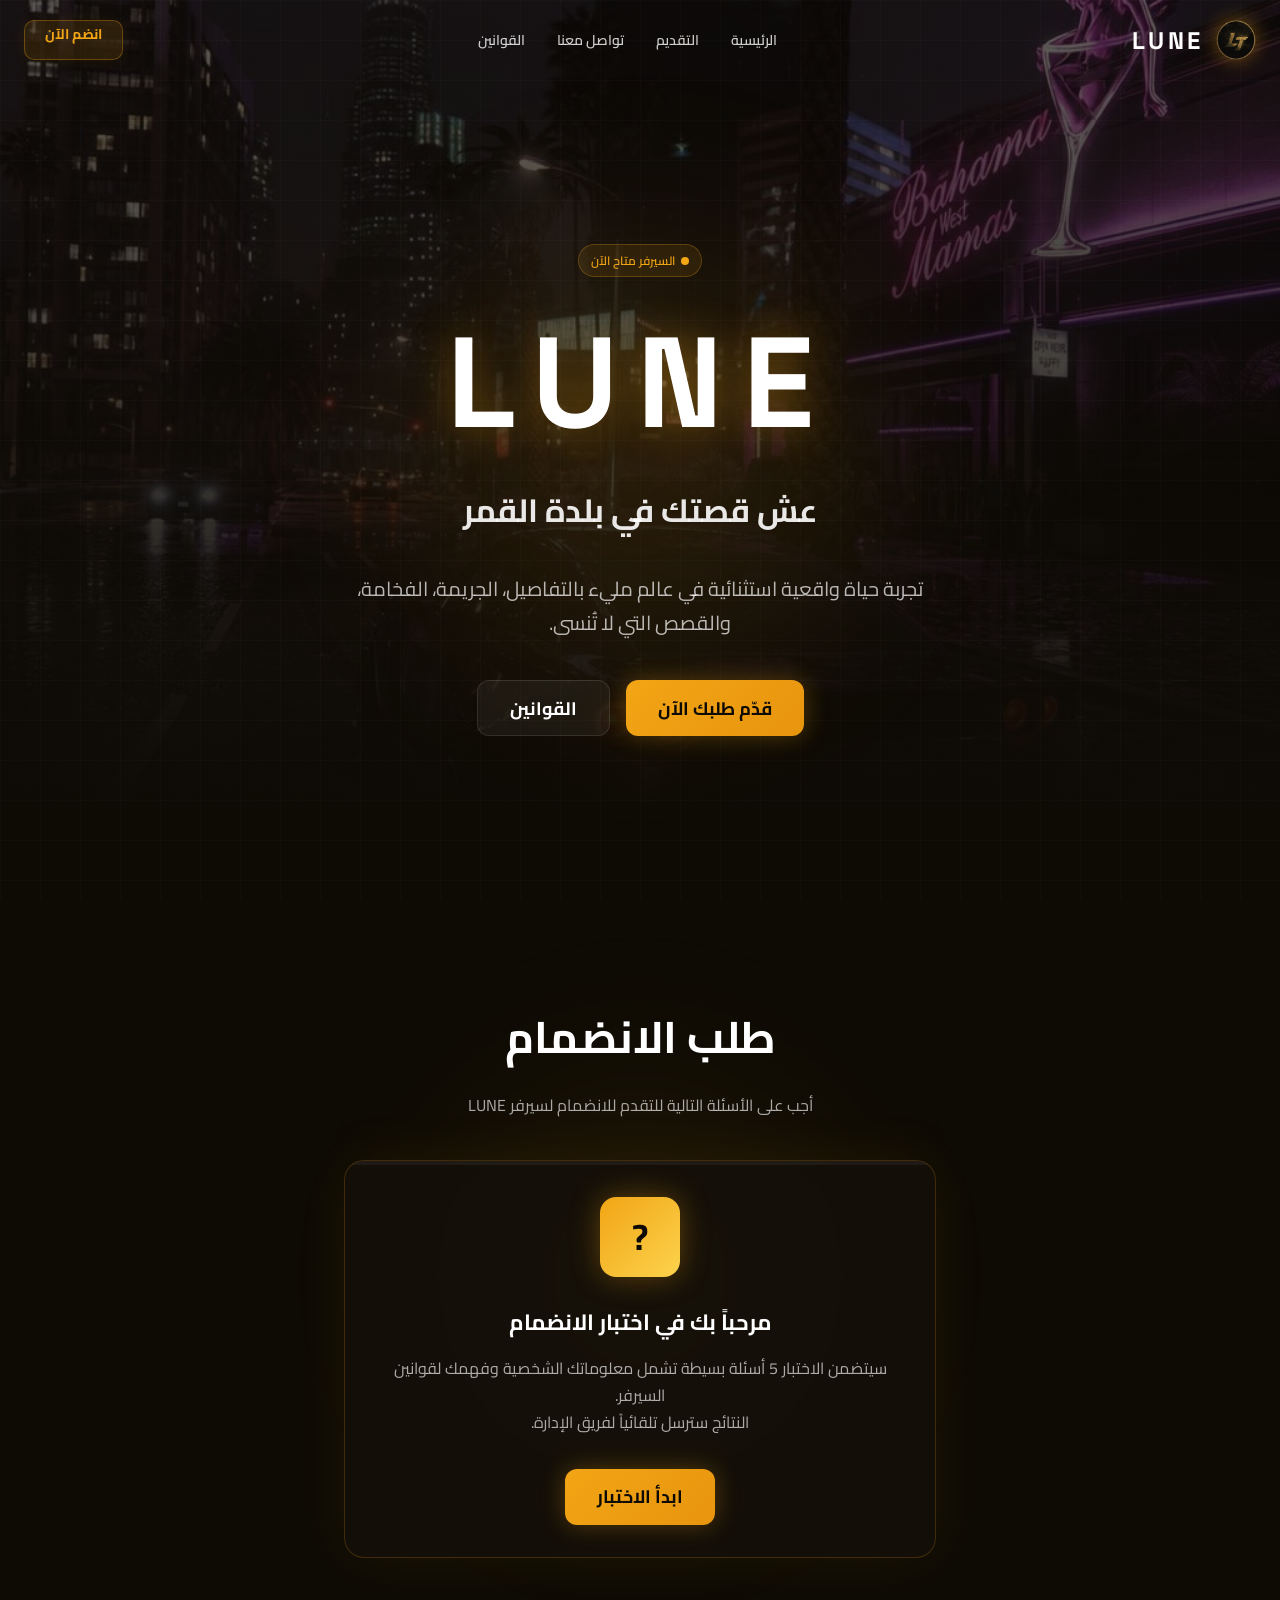
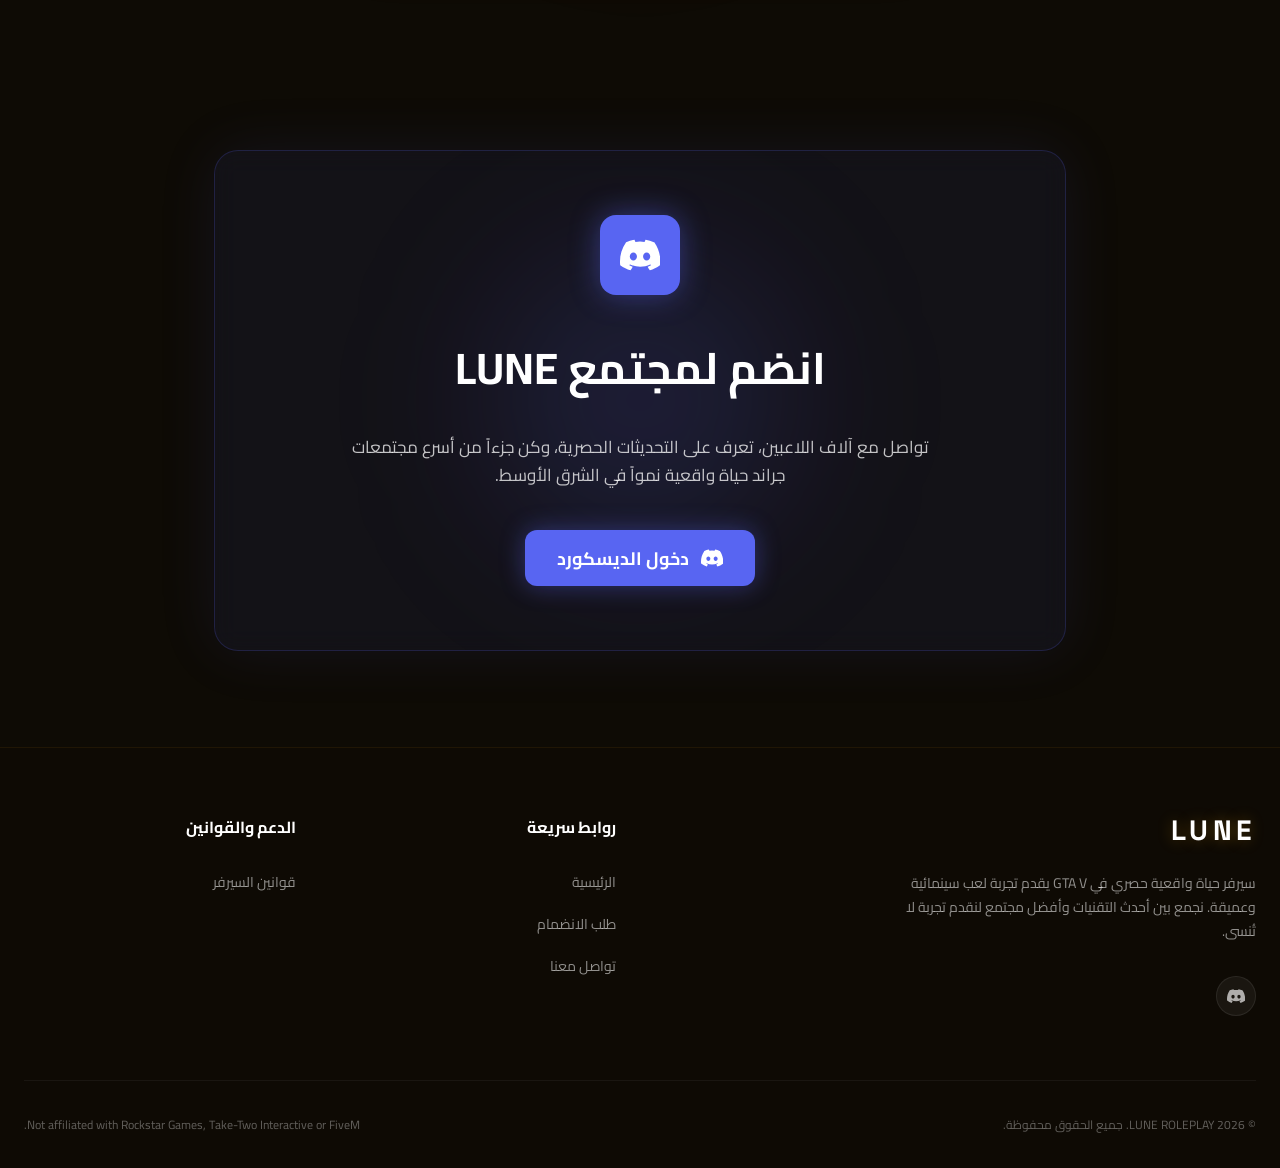
<file: index.html>
<!DOCTYPE html>
<html lang="ar" dir="rtl">
<head>
  <meta charset="UTF-8" />
  <meta name="viewport" content="width=device-width, initial-scale=1.0" />
  <title>LUNE ROLEPLAY — عش قصتك في بلدة القمر</title>
  <link rel="stylesheet" href="style.css" />
  <!-- ضع رابط API هنا لو السيرفر على دومين ثاني -->
  <script>const API_BASE = '';</script>
</head>
<body>

<!-- ══ NAVBAR ══════════════════════════════════════ -->
<nav class="navbar" id="navbar">
  <div class="navbar-inner">
    <a href="index.html" class="navbar-logo">
      <img src="logo.png" alt="LUNE" onerror="this.style.display='none'" />
      <span class="navbar-logo-text font-display">LUNE</span>
    </a>
    <div class="navbar-links">
      <a href="#hero">الرئيسية</a>
      <a href="#quiz">التقديم</a>
      <a href="#discord">تواصل معنا</a>
      <a href="rules.html">القوانين</a>
    </div>
    <a href="https://discord.gg/CXFx99aKjc" target="_blank" class="btn-nav-cta">انضم الآن</a>
  </div>
</nav>

<!-- ══ HERO ════════════════════════════════════════ -->
<section id="hero">
  <div class="hero-bg">
    <img src="hero-bg.jpg" alt="LUNE City" />
    <div class="hero-gradient"></div>
    <div class="hero-glow"></div>
  </div>
  <div class="hero-grid"></div>
  <div class="hero-content">
    <div class="badge badge-gold" style="margin-bottom:24px;">
      <span class="pulse" style="width:8px;height:8px;border-radius:50%;background:var(--gold);display:inline-block;"></span>
      السيرفر متاح الآن
    </div>
    <h1 class="hero-title font-display">LUNE</h1>
    <h2 class="hero-subtitle">عش قصتك في بلدة القمر</h2>
    <p class="hero-desc">تجربة حياة واقعية استثنائية في عالم مليء بالتفاصيل، الجريمة، الفخامة، والقصص التي لا تُنسى.</p>
    <div class="hero-buttons">
      <a href="#quiz" class="btn-gold btn-h14">قدّم طلبك الآن</a>
      <a href="rules.html" class="btn-ghost btn-h14">القوانين</a>
    </div>
  </div>
</section>

<!-- ══ QUIZ ════════════════════════════════════════ -->
<section id="quiz">
  <div class="quiz-glow"></div>
  <div class="container-sm" style="position:relative;z-index:10;">
    <div style="text-align:center;margin-bottom:40px;">
      <h2 style="font-size:clamp(28px,5vw,44px);color:#fff;margin-bottom:12px;">طلب الانضمام</h2>
      <p style="color:rgba(255,255,255,0.65);font-size:16px;">أجب على الأسئلة التالية للتقدم للانضمام لسيرفر LUNE</p>
    </div>
    <div class="quiz-card">
      <div class="quiz-progress-bar"><div class="quiz-progress-fill" id="quizProgress" style="width:0%"></div></div>
      <div class="quiz-body" id="quizBody"></div>
    </div>
  </div>
</section>

<!-- ══ DISCORD CTA ══════════════════════════════════ -->
<section id="discord">
  <div class="container-md" style="position:relative;z-index:10;">
    <div class="discord-card">
      <div class="discord-glow"></div>
      <div style="position:relative;z-index:10;">
        <a href="https://discord.gg/CXFx99aKjc" target="_blank" class="discord-icon">
          <svg viewBox="0 0 24 24"><path d="M20.317 4.37a19.791 19.791 0 0 0-4.885-1.515.074.074 0 0 0-.079.037c-.21.375-.444.864-.608 1.25a18.27 18.27 0 0 0-5.487 0 12.64 12.64 0 0 0-.617-1.25.077.077 0 0 0-.079-.037A19.736 19.736 0 0 0 3.677 4.37a.07.07 0 0 0-.032.027C.533 9.046-.32 13.58.099 18.057.1 18.08.11 18.1.12 18.12c2.08 1.524 4.1 2.45 6.088 3.062a.077.077 0 0 0 .084-.027c.47-.64.893-1.315 1.254-2.023a.076.076 0 0 0-.041-.106 13.107 13.107 0 0 1-1.872-.892.077.077 0 0 1-.008-.128 10.2 10.2 0 0 0 .372-.292.074.074 0 0 1 .077-.01c3.928 1.793 8.18 1.793 12.062 0a.074.074 0 0 1 .078.01c.12.098.246.198.373.292a.077.077 0 0 1-.006.127 12.299 12.299 0 0 1-1.873.892.077.077 0 0 0-.041.107c.36.698.772 1.362 1.243 2.012a.076.076 0 0 0 .084.028c1.994-.612 4.013-1.538 6.094-3.062a.077.077 0 0 0 .032-.054c.5-5.177-.838-9.674-3.549-13.66a.061.061 0 0 0-.031-.03zM8.02 15.33c-1.183 0-2.157-1.085-2.157-2.419 0-1.333.956-2.419 2.157-2.419 1.21 0 2.176 1.096 2.157 2.42 0 1.333-.956 2.418-2.157 2.418zm7.975 0c-1.183 0-2.157-1.085-2.157-2.419 0-1.333.955-2.419 2.157-2.419 1.21 0 2.176 1.096 2.157 2.42 0 1.333-.946 2.418-2.157 2.418z"/></svg>
        </a>
        <h2 style="font-size:clamp(24px,4vw,44px);color:#fff;margin-bottom:24px;">انضم لمجتمع LUNE</h2>
        <p style="font-size:17px;color:rgba(255,255,255,0.75);max-width:600px;margin:0 auto 40px;line-height:1.7;">
          تواصل مع آلاف اللاعبين، تعرف على التحديثات الحصرية، وكن جزءاً من أسرع مجتمعات جراند حياة واقعية نمواً في الشرق الأوسط.
        </p>
        <a href="https://discord.gg/CXFx99aKjc" target="_blank" class="btn-discord btn-h14">
          <svg style="width:22px;height:22px;fill:#fff;" viewBox="0 0 24 24"><path d="M20.317 4.37a19.791 19.791 0 0 0-4.885-1.515.074.074 0 0 0-.079.037c-.21.375-.444.864-.608 1.25a18.27 18.27 0 0 0-5.487 0 12.64 12.64 0 0 0-.617-1.25.077.077 0 0 0-.079-.037A19.736 19.736 0 0 0 3.677 4.37a.07.07 0 0 0-.032.027C.533 9.046-.32 13.58.099 18.057.1 18.08.11 18.1.12 18.12c2.08 1.524 4.1 2.45 6.088 3.062a.077.077 0 0 0 .084-.027c.47-.64.893-1.315 1.254-2.023a.076.076 0 0 0-.041-.106 13.107 13.107 0 0 1-1.872-.892.077.077 0 0 1-.008-.128 10.2 10.2 0 0 0 .372-.292.074.074 0 0 1 .077-.01c3.928 1.793 8.18 1.793 12.062 0a.074.074 0 0 1 .078.01c.12.098.246.198.373.292a.077.077 0 0 1-.006.127 12.299 12.299 0 0 1-1.873.892.077.077 0 0 0-.041.107c.36.698.772 1.362 1.243 2.012a.076.076 0 0 0 .084.028c1.994-.612 4.013-1.538 6.094-3.062a.077.077 0 0 0 .032-.054c.5-5.177-.838-9.674-3.549-13.66a.061.061 0 0 0-.031-.03zM8.02 15.33c-1.183 0-2.157-1.085-2.157-2.419 0-1.333.956-2.419 2.157-2.419 1.21 0 2.176 1.096 2.157 2.42 0 1.333-.956 2.418-2.157 2.418zm7.975 0c-1.183 0-2.157-1.085-2.157-2.419 0-1.333.955-2.419 2.157-2.419 1.21 0 2.176 1.096 2.157 2.42 0 1.333-.946 2.418-2.157 2.418z"/></svg>
          دخول الديسكورد
        </a>
      </div>
    </div>
  </div>
</section>

<!-- ══ FOOTER ═══════════════════════════════════════ -->
<footer>
  <div class="container">
    <div class="footer-grid">
      <div style="grid-column:span 2;">
        <div class="footer-logo font-display">LUNE</div>
        <p class="footer-desc">سيرفر حياة واقعية حصري في GTA V يقدم تجربة لعب سينمائية وعميقة. نجمع بين أحدث التقنيات وأفضل مجتمع لنقدم تجربة لا تُنسى.</p>
        <div class="flex gap-3">
          <a href="https://discord.gg/CXFx99aKjc" target="_blank" class="social-btn">
            <svg style="width:18px;height:18px;fill:currentColor;" viewBox="0 0 24 24"><path d="M20.317 4.37a19.791 19.791 0 0 0-4.885-1.515.074.074 0 0 0-.079.037c-.21.375-.444.864-.608 1.25a18.27 18.27 0 0 0-5.487 0 12.64 12.64 0 0 0-.617-1.25.077.077 0 0 0-.079-.037A19.736 19.736 0 0 0 3.677 4.37a.07.07 0 0 0-.032.027C.533 9.046-.32 13.58.099 18.057.1 18.08.11 18.1.12 18.12c2.08 1.524 4.1 2.45 6.088 3.062a.077.077 0 0 0 .084-.027c.47-.64.893-1.315 1.254-2.023a.076.076 0 0 0-.041-.106 13.107 13.107 0 0 1-1.872-.892.077.077 0 0 1-.008-.128 10.2 10.2 0 0 0 .372-.292.074.074 0 0 1 .077-.01c3.928 1.793 8.18 1.793 12.062 0a.074.074 0 0 1 .078.01c.12.098.246.198.373.292a.077.077 0 0 1-.006.127 12.299 12.299 0 0 1-1.873.892.077.077 0 0 0-.041.107c.36.698.772 1.362 1.243 2.012a.076.076 0 0 0 .084.028c1.994-.612 4.013-1.538 6.094-3.062a.077.077 0 0 0 .032-.054c.5-5.177-.838-9.674-3.549-13.66a.061.061 0 0 0-.031-.03zM8.02 15.33c-1.183 0-2.157-1.085-2.157-2.419 0-1.333.956-2.419 2.157-2.419 1.21 0 2.176 1.096 2.157 2.42 0 1.333-.956 2.418-2.157 2.418zm7.975 0c-1.183 0-2.157-1.085-2.157-2.419 0-1.333.955-2.419 2.157-2.419 1.21 0 2.176 1.096 2.157 2.42 0 1.333-.946 2.418-2.157 2.418z"/></svg>
          </a>
        </div>
      </div>
      <div class="footer-links">
        <h4>روابط سريعة</h4>
        <ul>
          <li><a href="#hero">الرئيسية</a></li>
          <li><a href="#quiz">طلب الانضمام</a></li>
          <li><a href="#discord">تواصل معنا</a></li>
        </ul>
      </div>
      <div class="footer-links">
        <h4>الدعم والقوانين</h4>
        <ul>
          <li><a href="rules.html">قوانين السيرفر</a></li>
        </ul>
      </div>
    </div>
    <div class="footer-bottom">
      <span>© <span id="year"></span> LUNE ROLEPLAY. جميع الحقوق محفوظة.</span>
      <span>Not affiliated with Rockstar Games, Take-Two Interactive or FiveM.</span>
    </div>
  </div>
</footer>

<script>
// ── Config ──────────────────────────────────────────
const DISCORD = 'https://discord.gg/CXFx99aKjc';
const SUBS_API = API_BASE + '/api/submissions';

// ── Year ────────────────────────────────────────────
document.getElementById('year').textContent = new Date().getFullYear();

// ── Navbar scroll ────────────────────────────────────
window.addEventListener('scroll', () => {
  document.getElementById('navbar').classList.toggle('scrolled', window.scrollY > 30);
});

// ══ QUIZ ═══════════════════════════════════════════
const questions = [
  { type: 'text',   id: 'name',     label: 'اسمك:',                 placeholder: 'اكتب اسمك الحقيقي' },
  { type: 'text',   id: 'age',      label: 'عمرك:',                 placeholder: 'مثال: 20' },
  { type: 'text',   id: 'charName', label: 'اسم الشخصية الأولى:',    placeholder: 'الاسم الذي ستلعب به' },
  { type: 'choice', id: 'rdm',      label: 'ما معنى RDM؟',
    options: ['تصديم عشوائي','قتل عشوائي','عدم تقدير حياتك','تواصل خارجي'],
    correct: 'قتل عشوائي' },
  { type: 'choice', id: 'vdm',      label: 'ما معنى VDM؟',
    options: ['قتل عشوائي','تصديم عشوائي','عدم تقدير حياتك','تواصل خارجي'],
    correct: 'تصديم عشوائي' },
];

let quizStep = 0;
let quizAnswers = {};
const body = document.getElementById('quizBody');
const progressBar = document.getElementById('quizProgress');

function setProgress(p) {
  progressBar.style.width = p + '%';
}

function renderQuiz() {
  body.innerHTML = '';
  const total = questions.length;

  if (quizStep === 0) {
    setProgress(0);
    body.innerHTML = `
      <div class="fade-in" style="text-align:center;">
        <div style="width:80px;height:80px;margin:0 auto 24px;border-radius:16px;background:linear-gradient(135deg,#f2a515,#fcd34d);display:flex;align-items:center;justify-content:center;font-size:36px;font-weight:700;color:#0e0b05;box-shadow:0 0 30px rgba(242,165,21,0.35);">?</div>
        <h3 style="font-size:22px;color:#fff;margin-bottom:12px;">مرحباً بك في اختبار الانضمام</h3>
        <p style="color:rgba(255,255,255,0.65);margin-bottom:32px;line-height:1.7;">
          سيتضمن الاختبار ${total} أسئلة بسيطة تشمل معلوماتك الشخصية وفهمك لقوانين السيرفر.<br>النتائج سترسل تلقائياً لفريق الإدارة.
        </p>
        <button class="btn-gold btn-h14" onclick="quizStep=1;renderQuiz();">ابدأ الاختبار</button>
      </div>`;
    return;
  }

  const q = questions[quizStep - 1];
  if (!q) return renderResult();
  setProgress(Math.round((quizStep / total) * 100));

  let inputHtml = '';
  if (q.type === 'text') {
    inputHtml = `<input type="text" class="input" id="quizInput" placeholder="${q.placeholder}" style="font-size:17px;height:56px;" onkeydown="if(event.key==='Enter')nextStep()" />`;
  } else {
    inputHtml = q.options.map(opt =>
      `<button class="quiz-choice" onclick="selectChoice(this,'${opt.replace(/'/g,"\\'")}')"><span>${opt}</span></button>`
    ).join('');
  }

  const backBtn = quizStep > 1
    ? `<button onclick="quizStep--;renderQuiz();" style="font-size:14px;color:rgba(255,255,255,0.50);cursor:pointer;display:flex;align-items:center;gap:4px;" class="btn-ghost" style="padding:8px 12px;">→ رجوع</button>`
    : '';

  body.innerHTML = `
    <div class="fade-in">
      <div style="display:flex;align-items:center;justify-content:space-between;margin-bottom:32px;">
        <span style="font-size:14px;color:rgba(255,255,255,0.50);font-weight:500;">سؤال ${quizStep} من ${total}</span>
        ${backBtn}
      </div>
      <h3 style="font-size:22px;color:#fff;margin-bottom:24px;">${q.label}</h3>
      <div id="choicesWrap">${inputHtml}</div>
      <button class="btn-gold btn-h14" style="margin-top:24px;width:100%;" id="nextBtn" onclick="nextStep()" disabled>
        ${quizStep === total ? 'إرسال الطلب' : 'التالي'}
      </button>
    </div>`;

  if (q.type === 'text') {
    const inp = document.getElementById('quizInput');
    inp.focus();
    inp.addEventListener('input', () => {
      document.getElementById('nextBtn').disabled = !inp.value.trim();
    });
  }
}

function selectChoice(el, val) {
  document.querySelectorAll('.quiz-choice').forEach(b => b.classList.remove('selected'));
  el.classList.add('selected');
  el.dataset.value = val;
  document.getElementById('nextBtn').disabled = false;
}

async function nextStep() {
  const q = questions[quizStep - 1];
  if (!q) return;
  let val = '';
  if (q.type === 'text') {
    val = document.getElementById('quizInput').value.trim();
  } else {
    const sel = document.querySelector('.quiz-choice.selected');
    if (!sel) return;
    val = sel.dataset.value;
  }
  if (!val) return;
  quizAnswers[q.id] = val;

  if (quizStep < questions.length) {
    quizStep++;
    renderQuiz();
  } else {
    // Submit
    const btn = document.getElementById('nextBtn');
    btn.disabled = true;
    btn.textContent = 'جاري الإرسال...';
    try {
      const res = await fetch(SUBS_API, {
        method: 'POST',
        headers: { 'Content-Type': 'application/json' },
        body: JSON.stringify(quizAnswers),
      });
      const data = await res.json();
      quizStep = questions.length + 1;
      renderResult(data);
    } catch {
      const rdmOk = quizAnswers.rdm === 'قتل عشوائي';
      const vdmOk = quizAnswers.vdm === 'تصديم عشوائي';
      quizStep = questions.length + 1;
      renderResult({ rdmCorrect: rdmOk, vdmCorrect: vdmOk, passed: rdmOk && vdmOk });
    }
  }
}

function renderResult(result) {
  setProgress(100);
  const passed = result && result.passed;
  const rdmOk  = result && result.rdmCorrect;
  const vdmOk  = result && result.vdmCorrect;
  const name   = quizAnswers.name || '';

  body.innerHTML = `
    <div class="fade-in" style="text-align:center;">
      <div style="width:96px;height:96px;margin:0 auto 24px;border-radius:50%;display:flex;align-items:center;justify-content:center;${passed ? 'background:rgba(242,165,21,0.15);box-shadow:0 0 40px rgba(242,165,21,0.25)' : 'background:rgba(239,68,68,0.12);box-shadow:0 0 40px rgba(239,68,68,0.15)'}">
        ${passed
          ? `<svg style="width:48px;height:48px;color:#f2a515;stroke:#f2a515;fill:none;" viewBox="0 0 24 24" stroke-width="1.5"><path stroke-linecap="round" stroke-linejoin="round" d="M9 12.75L11.25 15 15 9.75M21 12a9 9 0 11-18 0 9 9 0 0118 0z"/></svg>`
          : `<svg style="width:48px;height:48px;stroke:#ef4444;fill:none;" viewBox="0 0 24 24" stroke-width="1.5"><path stroke-linecap="round" stroke-linejoin="round" d="M9.75 9.75l4.5 4.5m0-4.5l-4.5 4.5M21 12a9 9 0 11-18 0 9 9 0 0118 0z"/></svg>`}
      </div>
      <h3 style="font-size:22px;color:#fff;margin-bottom:8px;">${passed ? 'أحسنت! اجتزت الاختبار' : 'لم تجتز الاختبار'}</h3>
      <p style="color:rgba(255,255,255,0.65);margin-bottom:24px;font-size:15px;">
        ${passed
          ? `شكراً ${name}، طلبك تم استلامه. انضم لديسكورد السيرفر لمتابعة الطلب.`
          : 'بعض إجاباتك كانت خاطئة. راجع قوانين السيرفر وأعد المحاولة.'}
      </p>
      <div style="margin-bottom:32px;text-align:right;">
        ${answerRow('RDM = قتل عشوائي', rdmOk)}
        ${answerRow('VDM = تصديم عشوائي', vdmOk)}
      </div>
      ${passed
        ? `<a href="${DISCORD}" target="_blank" class="btn-discord btn-h14">
             <svg style="width:22px;height:22px;fill:#fff;" viewBox="0 0 24 24"><path d="M20.317 4.37a19.791 19.791 0 0 0-4.885-1.515.074.074 0 0 0-.079.037c-.21.375-.444.864-.608 1.25a18.27 18.27 0 0 0-5.487 0 12.64 12.64 0 0 0-.617-1.25.077.077 0 0 0-.079-.037A19.736 19.736 0 0 0 3.677 4.37a.07.07 0 0 0-.032.027C.533 9.046-.32 13.58.099 18.057.1 18.08.11 18.1.12 18.12c2.08 1.524 4.1 2.45 6.088 3.062a.077.077 0 0 0 .084-.027c.47-.64.893-1.315 1.254-2.023a.076.076 0 0 0-.041-.106 13.107 13.107 0 0 1-1.872-.892.077.077 0 0 1-.008-.128 10.2 10.2 0 0 0 .372-.292.074.074 0 0 1 .077-.01c3.928 1.793 8.18 1.793 12.062 0a.074.074 0 0 1 .078.01c.12.098.246.198.373.292a.077.077 0 0 1-.006.127 12.299 12.299 0 0 1-1.873.892.077.077 0 0 0-.041.107c.36.698.772 1.362 1.243 2.012a.076.076 0 0 0 .084.028c1.994-.612 4.013-1.538 6.094-3.062a.077.077 0 0 0 .032-.054c.5-5.177-.838-9.674-3.549-13.66a.061.061 0 0 0-.031-.03zM8.02 15.33c-1.183 0-2.157-1.085-2.157-2.419 0-1.333.956-2.419 2.157-2.419 1.21 0 2.176 1.096 2.157 2.42 0 1.333-.956 2.418-2.157 2.418zm7.975 0c-1.183 0-2.157-1.085-2.157-2.419 0-1.333.955-2.419 2.157-2.419 1.21 0 2.176 1.096 2.157 2.42 0 1.333-.946 2.418-2.157 2.418z"/></svg>
             انضم للديسكورد
           </a>`
        : `<button class="btn-gold btn-h14" onclick="quizStep=0;quizAnswers={};renderQuiz();">أعد المحاولة</button>`}
    </div>`;
}

function answerRow(label, correct) {
  return `<div style="display:flex;align-items:center;justify-content:space-between;background:rgba(255,255,255,0.04);border-radius:10px;padding:10px 16px;margin-bottom:8px;">
    <span style="color:rgba(255,255,255,0.65);font-size:14px;">${label}</span>
    ${correct
      ? `<svg style="width:18px;height:18px;stroke:#f2a515;fill:none;" viewBox="0 0 24 24" stroke-width="1.5"><path stroke-linecap="round" stroke-linejoin="round" d="M9 12.75L11.25 15 15 9.75M21 12a9 9 0 11-18 0 9 9 0 0118 0z"/></svg>`
      : `<svg style="width:18px;height:18px;stroke:#ef4444;fill:none;" viewBox="0 0 24 24" stroke-width="1.5"><path stroke-linecap="round" stroke-linejoin="round" d="M9.75 9.75l4.5 4.5m0-4.5l-4.5 4.5M21 12a9 9 0 11-18 0 9 9 0 0118 0z"/></svg>`}
  </div>`;
}

renderQuiz();
</script>
</body>
</html>
</file>
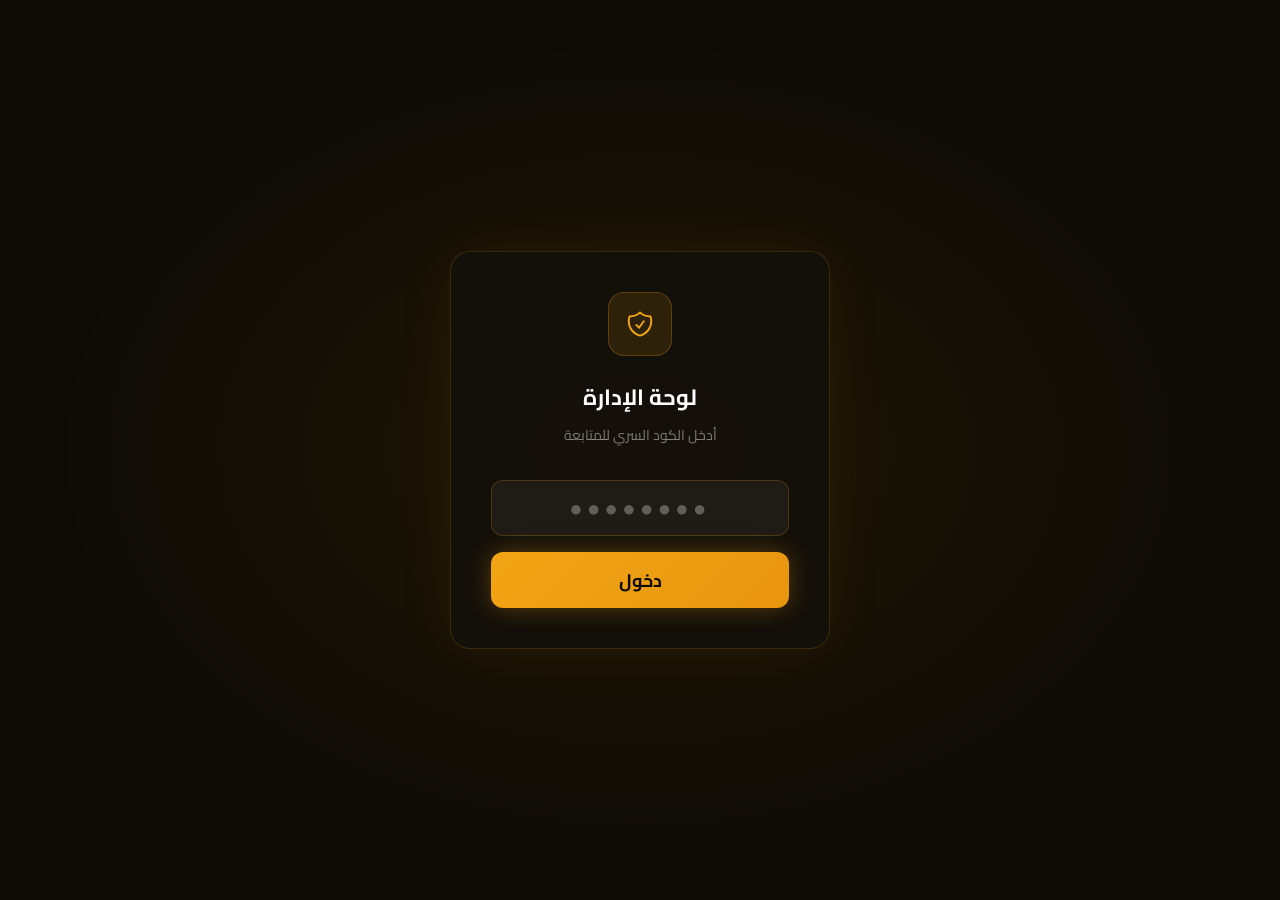
<file: admin.html>
<!DOCTYPE html>
<html lang="ar" dir="rtl">
<head>
  <meta charset="UTF-8" />
  <meta name="viewport" content="width=device-width, initial-scale=1.0" />
  <title>لوحة الإدارة — LUNE</title>
  <link rel="stylesheet" href="style.css" />
  <script>const API_BASE = '';</script>
</head>
<body>

<div id="app"></div>

<script>
// ── Config ──────────────────────────────────────────
const SUPER_PIN   = 'mokkraz121';
const SUBS_API    = API_BASE + '/api/submissions';
const STAFF_API   = API_BASE + '/api/staff';

const RANKS = ['لاعب','عضو','موظف','مشرف','Admin','مدير','مدير أعلى','مطور'];
const RANK_COLORS = { 'مطور':'#a78bfa','مدير أعلى':'#ef4444','مدير':'#f97316','مشرف':'#3b82f6','موظف':'#22c55e','عضو':'#f2a515','لاعب':'rgba(255,255,255,0.5)','Admin':'#f2a515' };

// ── State ───────────────────────────────────────────
let role = null, staffName = '', tab = 'submissions';
let submissions = [], ranks = [], staff = [], codeInfo = null, codeSeconds = 0;
let selectedSub = null, searchSub = '', filterSub = 'all';
let searchRank = '', showRankForm = false;
let rankForm = { playerName:'', email:'', rank: RANKS[0], note:'' };
let showStaffForm = false, staffForm = { name:'', kazd:'', pin:'' };
let confirmFire = null, codeTimer = null, pollTimer = null;

// ── Render ──────────────────────────────────────────
const app = document.getElementById('app');
function render() { app.innerHTML = role ? dashboardHtml() : loginHtml(); }

// ══ LOGIN ═══════════════════════════════════════════
function loginHtml() {
  return `
    <div class="login-wrap">
      <div class="login-glow" style="background:radial-gradient(ellipse at center,rgba(242,165,21,0.08) 0%,transparent 65%);"></div>
      <div class="login-card" id="loginCard">
        <div class="login-icon" style="border-color:rgba(242,165,21,0.25);background:rgba(242,165,21,0.12);">
          <svg style="width:30px;height:30px;stroke:var(--gold);fill:none;" viewBox="0 0 24 24" stroke-width="1.5"><path stroke-linecap="round" stroke-linejoin="round" d="M9 12.75L11.25 15 15 9.75m-3-7.036A11.959 11.959 0 013.598 6 11.99 11.99 0 003 9.749c0 5.592 3.824 10.29 9 11.623 5.176-1.332 9-6.03 9-11.622 0-1.31-.21-2.571-.598-3.751h-.152c-3.196 0-6.1-1.248-8.25-3.285z"/></svg>
        </div>
        <div style="text-align:center;margin-bottom:32px;">
          <h1 style="font-size:22px;color:#fff;margin-bottom:4px;">لوحة الإدارة</h1>
          <p style="color:rgba(255,255,255,0.45);font-size:14px;">أدخل الكود السري للمتابعة</p>
        </div>
        <div style="display:flex;flex-direction:column;gap:16px;">
          <input type="password" id="pinInput" class="input" placeholder="●●●●●●●●"
            style="text-align:center;font-size:22px;letter-spacing:0.2em;height:56px;"
            onkeydown="if(event.key==='Enter')attemptLogin()" />
          <div id="loginError" class="error-msg" style="display:none;"></div>
          <button class="btn-gold btn-h14" style="width:100%;" onclick="attemptLogin()" id="loginBtn">دخول</button>
        </div>
      </div>
    </div>`;
}

async function attemptLogin() {
  const pin = document.getElementById('pinInput').value.trim();
  if (!pin) return;
  const btn = document.getElementById('loginBtn');
  const card = document.getElementById('loginCard');
  btn.disabled = true; btn.textContent = '...';

  if (pin === SUPER_PIN) { role = 'super'; staffName = ''; init(); return; }

  try {
    const res = await fetch(STAFF_API + '/verify', {
      method: 'POST', headers: { 'Content-Type': 'application/json' }, body: JSON.stringify({ pin }),
    });
    const data = await res.json();
    if (data.match) { role = 'viewer'; staffName = data.name; init(); return; }
  } catch {}
  showLoginErr('الكود غير صحيح، حاول مجدداً');
  card.classList.add('shake');
  setTimeout(() => card.classList.remove('shake'), 600);
  btn.disabled = false; btn.textContent = 'دخول';
}
function showLoginErr(m) { const e=document.getElementById('loginError'); e.textContent=m; e.style.display='block'; }

// ══ INIT ════════════════════════════════════════════
async function init() {
  await Promise.all([loadSubs(), loadRanks(), role==='super' ? loadStaff() : Promise.resolve()]);
  if (role === 'super') { fetchCode(); codeTimer = setInterval(fetchCode, 30000); }
  pollTimer = setInterval(loadSubs, 5000);
  render();
}

// ══ DASHBOARD ═══════════════════════════════════════
function dashboardHtml() {
  const isSuper = role === 'super';
  const tabs = isSuper
    ? [['submissions','طلبات الانضمام'], ['ranks','الرتب'], ['staff','قائمة الإدارة']]
    : [['submissions','طلبات الانضمام']];

  return `
    <div class="topbar">
      <div class="topbar-inner">
        <div class="flex items-center gap-3">
          <svg style="width:20px;height:20px;stroke:var(--gold);fill:none;" viewBox="0 0 24 24" stroke-width="1.5"><path stroke-linecap="round" stroke-linejoin="round" d="M9 12.75L11.25 15 15 9.75m-3-7.036A11.959 11.959 0 013.598 6 11.99 11.99 0 003 9.749c0 5.592 3.824 10.29 9 11.623 5.176-1.332 9-6.03 9-11.622 0-1.31-.21-2.571-.598-3.751h-.152c-3.196 0-6.1-1.248-8.25-3.285z"/></svg>
          <span style="font-family:'Space Grotesk',sans-serif;font-weight:700;color:#fff;letter-spacing:0.12em;">LUNE</span>
          <span style="color:rgba(255,255,255,0.40);font-size:14px;">/ ${isSuper ? 'مدير عام' : (staffName || 'موظف')}</span>
        </div>
        <button onclick="logout()" style="display:flex;align-items:center;gap:6px;font-size:14px;color:rgba(255,255,255,0.50);cursor:pointer;">
          <svg style="width:15px;height:15px;stroke:currentColor;fill:none;" viewBox="0 0 24 24" stroke-width="2"><path stroke-linecap="round" stroke-linejoin="round" d="M15.75 9V5.25A2.25 2.25 0 0013.5 3h-6a2.25 2.25 0 00-2.25 2.25v13.5A2.25 2.25 0 007.5 21h6a2.25 2.25 0 002.25-2.25V15M12 9l-3 3m0 0l3 3m-3-3h12.75"/></svg>
          خروج
        </button>
      </div>
    </div>

    <div style="max-width:1200px;margin:0 auto;padding:32px 24px 48px;">
      ${tabs.length > 1 ? `
        <div class="tab-bar">
          ${tabs.map(([k,l]) => `<button class="tab-btn ${tab===k?'active':''}" onclick="tab='${k}';render();">${l}</button>`).join('')}
        </div>` : ''}
      ${tab==='submissions' ? subsHtml(isSuper) : tab==='ranks' ? ranksHtml() : staffHtml()}
    </div>`;
}

function logout() {
  role = null; staffName = ''; tab = 'submissions';
  submissions = []; ranks = []; staff = []; codeInfo = null;
  selectedSub = null; searchSub = ''; filterSub = 'all';
  showRankForm = false; showStaffForm = false; confirmFire = null;
  clearInterval(codeTimer); clearInterval(pollTimer);
  render();
}

// ══ SUBMISSIONS ══════════════════════════════════════
function subsHtml(canDelete) {
  const list = submissions.filter(s => {
    const okF = filterSub==='all'?true: filterSub==='passed'?s.passed:!s.passed;
    const q = searchSub.trim().toLowerCase();
    return okF && (!q || s.name.toLowerCase().includes(q) || s.charName.toLowerCase().includes(q));
  });
  const pc = submissions.filter(s=>s.passed).length;

  return `
    <div class="stats-grid">
      <div class="stat-card"><div class="stat-value" style="color:var(--gold);">${submissions.length}</div><div class="stat-label">إجمالي الطلبات</div></div>
      <div class="stat-card"><div class="stat-value" style="color:var(--green);">${pc}</div><div class="stat-label">ناجح</div></div>
      <div class="stat-card"><div class="stat-value" style="color:var(--red);">${submissions.length-pc}</div><div class="stat-label">راسب</div></div>
    </div>
    <div class="controls-bar">
      <div class="search-wrap" style="flex:1;">
        <svg viewBox="0 0 24 24" stroke-width="2" style="stroke:rgba(255,255,255,0.40);fill:none;"><path stroke-linecap="round" stroke-linejoin="round" d="M21 21l-5.197-5.197m0 0A7.5 7.5 0 105.196 15.803 7.5 7.5 0 0016.803 15.803z"/></svg>
        <input type="text" class="input input-sm" placeholder="ابحث بالاسم..." value="${searchSub}" oninput="searchSub=this.value;selectedSub=null;render();" style="width:100%;padding-right:38px;" />
      </div>
      <button class="filter-btn ${filterSub==='all'?'active':''}" onclick="filterSub='all';render();">الكل</button>
      <button class="filter-btn ${filterSub==='passed'?'active':''}" onclick="filterSub='passed';render();">ناجح</button>
      <button class="filter-btn ${filterSub==='failed'?'active':''}" onclick="filterSub='failed';render();">راسب</button>
      <button class="icon-btn" onclick="loadSubs().then(render)" title="تحديث"><svg viewBox="0 0 24 24" stroke-width="2" style="stroke:currentColor;fill:none;"><path stroke-linecap="round" stroke-linejoin="round" d="M16.023 9.348h4.992v-.001M2.985 19.644v-4.992m0 0h4.992m-4.993 0l3.181 3.183a8.25 8.25 0 0013.803-3.7M4.031 9.865a8.25 8.25 0 0113.803-3.7l3.181 3.182m0-4.991v4.99"/></svg></button>
      ${canDelete && submissions.length > 0 ? `<button class="icon-btn icon-btn-red" onclick="clearAllSubs()" title="حذف الكل"><svg viewBox="0 0 24 24" stroke-width="2" style="stroke:currentColor;fill:none;"><path stroke-linecap="round" stroke-linejoin="round" d="M14.74 9l-.346 9m-4.788 0L9.26 9m9.968-3.21c.342.052.682.107 1.022.166m-1.022-.165L18.16 19.673a2.25 2.25 0 01-2.244 2.077H8.084a2.25 2.25 0 01-2.244-2.077L4.772 5.79m14.456 0a48.108 48.108 0 00-3.478-.397m-12 .562c.34-.059.68-.114 1.022-.165m0 0a48.11 48.11 0 013.478-.397m7.5 0v-.916c0-1.18-.91-2.164-2.09-2.201a51.964 51.964 0 00-3.32 0c-1.18.037-2.09 1.022-2.09 2.201v.916m7.5 0a48.667 48.667 0 00-7.5 0"/></svg></button>` : ''}
    </div>
    <div style="display:flex;gap:20px;min-height:420px;">
      <div class="data-table" style="flex:1;">
        ${list.length === 0
          ? `<div class="table-empty"><svg viewBox="0 0 24 24" stroke-width="1.5" style="stroke:currentColor;fill:none;width:36px;height:36px;opacity:.3;"><path stroke-linecap="round" stroke-linejoin="round" d="M9 12h3.75M9 15h3.75M9 18h3.75m3 .75H18a2.25 2.25 0 002.25-2.25V6.108c0-1.135-.845-2.098-1.976-2.192a48.424 48.424 0 00-1.123-.08m-5.801 0c-.065.21-.1.433-.1.664 0 .414.336.75.75.75h4.5a.75.75 0 00.75-.75 2.25 2.25 0 00-.1-.664m-5.8 0A2.251 2.251 0 0113.5 2.25H15c1.012 0 1.867.668 2.15 1.586m-5.8 0c-.376.023-.75.05-1.124.08C9.095 4.01 8.25 4.973 8.25 6.108V8.25m0 0H4.875c-.621 0-1.125.504-1.125 1.125v11.25c0 .621.504 1.125 1.125 1.125h9.75c.621 0 1.125-.504 1.125-1.125V9.375c0-.621-.504-1.125-1.125-1.125H8.25z"/></svg><span>لا توجد طلبات</span></div>`
          : list.map(s => `
            <button class="subs-list-row ${selectedSub&&selectedSub.id===s.id?'active':''}" onclick="selectedSub=submissions.find(x=>x.id==='${s.id}');render();">
              <div>
                <div style="display:flex;align-items:center;gap:8px;margin-bottom:2px;">
                  <span style="color:#fff;font-weight:600;font-size:14px;">${s.name}</span>
                  <span style="color:rgba(255,255,255,0.35);">·</span>
                  <span style="color:rgba(255,255,255,0.50);font-size:12px;">${s.charName}</span>
                </div>
                <div style="font-size:12px;color:rgba(255,255,255,0.38);">${new Date(s.submittedAt).toLocaleString('ar-SA')}</div>
              </div>
              ${s.passed
                ? `<svg style="width:18px;height:18px;stroke:var(--green);fill:none;" viewBox="0 0 24 24" stroke-width="1.5"><path stroke-linecap="round" stroke-linejoin="round" d="M9 12.75L11.25 15 15 9.75M21 12a9 9 0 11-18 0 9 9 0 0118 0z"/></svg>`
                : `<svg style="width:18px;height:18px;stroke:var(--red);fill:none;" viewBox="0 0 24 24" stroke-width="1.5"><path stroke-linecap="round" stroke-linejoin="round" d="M9.75 9.75l4.5 4.5m0-4.5l-4.5 4.5M21 12a9 9 0 11-18 0 9 9 0 0118 0z"/></svg>`}
            </button>`).join('')}
      </div>
      ${selectedSub ? `
        <div class="detail-panel">
          <div style="display:flex;align-items:center;justify-content:space-between;margin-bottom:16px;">
            <span class="badge ${selectedSub.passed?'badge-green':'badge-red'}">${selectedSub.passed?'ناجح':'راسب'}</span>
            ${canDelete ? `<button onclick="deleteSub('${selectedSub.id}')" style="color:rgba(255,255,255,0.35);cursor:pointer;" title="حذف"><svg style="width:15px;height:15px;stroke:currentColor;fill:none;" viewBox="0 0 24 24" stroke-width="2"><path stroke-linecap="round" stroke-linejoin="round" d="M14.74 9l-.346 9m-4.788 0L9.26 9m9.968-3.21c.342.052.682.107 1.022.166m-1.022-.165L18.16 19.673a2.25 2.25 0 01-2.244 2.077H8.084a2.25 2.25 0 01-2.244-2.077L4.772 5.79m14.456 0a48.108 48.108 0 00-3.478-.397m-12 .562c.34-.059.68-.114 1.022-.165m0 0a48.11 48.11 0 013.478-.397m7.5 0v-.916c0-1.18-.91-2.164-2.09-2.201a51.964 51.964 0 00-3.32 0c-1.18.037-2.09 1.022-2.09 2.201v.916m7.5 0a48.667 48.667 0 00-7.5 0"/></svg></button>` : ''}
          </div>
          <div class="detail-field"><div class="lbl">الاسم</div><div class="val">${selectedSub.name}</div></div>
          <div class="detail-field"><div class="lbl">العمر</div><div class="val">${selectedSub.age}</div></div>
          <div class="detail-field"><div class="lbl">اسم الشخصية</div><div class="val">${selectedSub.charName}</div></div>
          <div class="divider"></div>
          <div style="font-size:11px;color:rgba(255,255,255,0.45);margin-bottom:8px;">إجابات الاختبار</div>
          <div class="answer-row"><div><div class="qlbl">RDM</div><div class="qval">${selectedSub.rdm}</div></div>${selectedSub.rdmCorrect?chk():x()}</div>
          <div class="answer-row"><div><div class="qlbl">VDM</div><div class="qval">${selectedSub.vdm}</div></div>${selectedSub.vdmCorrect?chk():x()}</div>
          <div style="font-size:11px;color:rgba(255,255,255,0.35);margin-top:12px;">${new Date(selectedSub.submittedAt).toLocaleString('ar-SA')}</div>
        </div>` : ''}
    </div>`;
}

// ══ RANKS ════════════════════════════════════════════
function ranksHtml() {
  const filtered = ranks.filter(r => {
    const q = searchRank.trim().toLowerCase();
    return !q || r.playerName.toLowerCase().includes(q) || r.email.toLowerCase().includes(q) || r.rank.includes(q);
  });
  return `
    <div style="display:flex;align-items:center;justify-content:space-between;margin-bottom:24px;">
      <div><h2 style="font-size:17px;font-weight:700;color:#fff;">إدارة الرتب</h2><p style="color:rgba(255,255,255,0.50);font-size:14px;">${ranks.length} لاعب مسجّل</p></div>
      <button class="btn-gold btn-h11" onclick="showRankForm=!showRankForm;render();">+ إضافة لاعب</button>
    </div>
    ${showRankForm ? `
      <div class="form-card" style="margin-bottom:24px;">
        <h3 style="font-weight:700;color:#fff;margin-bottom:16px;">بيانات اللاعب</h3>
        <div class="form-grid">
          <div class="form-group"><label>اسم اللاعب *</label><input type="text" placeholder="اسم اللاعب في السيرفر" oninput="rankForm.playerName=this.value" value="${rankForm.playerName}" /></div>
          <div class="form-group"><label>الإيميل *</label><input type="email" placeholder="example@email.com" oninput="rankForm.email=this.value" value="${rankForm.email}" /></div>
          <div class="form-group"><label>الرتبة</label><select onchange="rankForm.rank=this.value">${RANKS.map(r=>`<option value="${r}" ${rankForm.rank===r?'selected':''}>${r}</option>`).join('')}</select></div>
          <div class="form-group"><label>ملاحظة (اختياري)</label><input type="text" placeholder="أي ملاحظة..." oninput="rankForm.note=this.value" value="${rankForm.note}" /></div>
        </div>
        <div id="rankErr" class="error-msg" style="text-align:right;display:none;"></div>
        <div class="form-actions">
          <button class="btn-gold btn-h11" onclick="addRank()">حفظ</button>
          <button class="btn-ghost btn-h11" onclick="showRankForm=false;render();">إلغاء</button>
        </div>
      </div>` : ''}
    <div class="search-wrap" style="margin-bottom:20px;">
      <svg viewBox="0 0 24 24" stroke-width="2" style="stroke:rgba(255,255,255,0.40);fill:none;"><path stroke-linecap="round" stroke-linejoin="round" d="M21 21l-5.197-5.197m0 0A7.5 7.5 0 105.196 15.803 7.5 7.5 0 0016.803 15.803z"/></svg>
      <input type="text" class="input input-sm" style="width:100%;padding-right:38px;" placeholder="ابحث بالاسم أو الإيميل..." value="${searchRank}" oninput="searchRank=this.value;render();" />
    </div>
    <div class="data-table">
      <div class="table-head" style="grid-template-columns:3fr 4fr 2fr 2fr 1fr;">
        <div>اللاعب</div><div>الإيميل</div><div>الرتبة</div><div>التاريخ</div><div></div>
      </div>
      ${filtered.length === 0
        ? `<div class="table-empty" style="min-height:180px;"><svg viewBox="0 0 24 24" stroke-width="1.5" style="stroke:currentColor;fill:none;width:34px;height:34px;opacity:.3;"><path stroke-linecap="round" stroke-linejoin="round" d="M16.5 18.75h-9m9 0a3 3 0 013 3h-15a3 3 0 013-3m9 0v-3.375c0-.621-.503-1.125-1.125-1.125h-.871M7.5 18.75v-3.375c0-.621.504-1.125 1.125-1.125h.872m5.007 0H9.497m5.007 0a7.454 7.454 0 01-.982-3.172M9.497 14.25a7.454 7.454 0 00.981-3.172M5.25 4.236c-.982.143-1.954.317-2.916.52A6.003 6.003 0 007.73 9.728M5.25 4.236V4.5c0 2.108.966 3.99 2.48 5.228M5.25 4.236V2.721C7.456 2.41 9.71 2.25 12 2.25c2.291 0 4.545.16 6.75.47v1.516M7.73 9.728a6.726 6.726 0 002.748 1.35m8.272-6.842V4.5c0 2.108-.966 3.99-2.48 5.228m2.48-5.492a46.32 46.32 0 012.916.52 6.003 6.003 0 01-5.395 4.972m0 0a6.726 6.726 0 01-2.749 1.35m0 0a6.772 6.772 0 01-3.044 0"/></svg><span>لا يوجد لاعبون مسجّلون بعد</span></div>`
        : filtered.map((r,i) => `
          <div class="table-row" style="grid-template-columns:3fr 4fr 2fr 2fr 1fr;background:${i%2===0?'transparent':'rgba(255,255,255,0.01)'}">
            <div><div style="color:#fff;font-weight:600;">${r.playerName}</div>${r.note?`<div style="color:rgba(255,255,255,0.40);font-size:12px;">${r.note}</div>`:''}</div>
            <div style="color:rgba(255,255,255,0.55);font-size:13px;">${r.email}</div>
            <div><span style="padding:4px 10px;border-radius:6px;font-size:12px;font-weight:700;background:${(RANK_COLORS[r.rank]||'#f2a515')}18;color:${RANK_COLORS[r.rank]||'#f2a515'};border:1px solid ${(RANK_COLORS[r.rank]||'#f2a515')}30;">${r.rank}</span></div>
            <div style="color:rgba(255,255,255,0.40);font-size:12px;">${new Date(r.assignedAt).toLocaleDateString('ar-SA')}</div>
            <div style="text-align:left;"><button onclick="deleteRank('${r.id}')" style="color:rgba(255,255,255,0.30);cursor:pointer;" title="حذف"><svg style="width:14px;height:14px;stroke:currentColor;fill:none;" viewBox="0 0 24 24" stroke-width="2"><path stroke-linecap="round" stroke-linejoin="round" d="M14.74 9l-.346 9m-4.788 0L9.26 9m9.968-3.21c.342.052.682.107 1.022.166m-1.022-.165L18.16 19.673a2.25 2.25 0 01-2.244 2.077H8.084a2.25 2.25 0 01-2.244-2.077L4.772 5.79m14.456 0a48.108 48.108 0 00-3.478-.397m-12 .562c.34-.059.68-.114 1.022-.165m0 0a48.11 48.11 0 013.478-.397m7.5 0v-.916c0-1.18-.91-2.164-2.09-2.201a51.964 51.964 0 00-3.32 0c-1.18.037-2.09 1.022-2.09 2.201v.916m7.5 0a48.667 48.667 0 00-7.5 0"/></svg></button></div>
          </div>`).join('')}
    </div>`;
}

// ══ STAFF ════════════════════════════════════════════
function staffHtml() {
  const expired = codeInfo && (!codeInfo.active || codeSeconds <= 0);
  return `
    <!-- Code Card -->
    <div class="code-card ${expired?'expired':'active'}">
      <div>
        <div style="font-size:11px;color:rgba(255,255,255,0.50);margin-bottom:4px;">كود البوابة الحالي</div>
        ${!codeInfo
          ? `<div style="font-size:24px;font-weight:700;font-family:monospace;color:rgba(255,255,255,0.30);">------</div>`
          : expired
            ? `<div style="font-size:17px;font-weight:700;color:var(--red);">انتهت صلاحية الكود — أنشئ كوداً جديداً</div>`
            : `<div class="code-display">${codeInfo.code}</div>
               <div style="font-size:12px;color:rgba(255,255,255,0.40);margin-top:4px;">ينتهي خلال: <span style="font-family:monospace;" id="codeCountdown">${fmtTime(codeSeconds)}</span></div>`}
      </div>
      <div style="display:flex;flex-direction:column;align-items:flex-end;gap:8px;">
        <button onclick="generateCode()" id="genBtn" class="${expired?'':'btn-gold'} btn-sm" style="${expired?'background:rgba(239,68,68,0.15);border:1px solid rgba(239,68,68,0.40);color:#f87171;':''}display:flex;align-items:center;gap:6px;">
          <svg style="width:14px;height:14px;stroke:currentColor;fill:none;" viewBox="0 0 24 24" stroke-width="2"><path stroke-linecap="round" stroke-linejoin="round" d="M16.023 9.348h4.992v-.001M2.985 19.644v-4.992m0 0h4.992m-4.993 0l3.181 3.183a8.25 8.25 0 0013.803-3.7M4.031 9.865a8.25 8.25 0 0113.803-3.7l3.181 3.182m0-4.991v4.99"/></svg>
          ${expired ? 'إنشاء كود جديد' : 'تجديد الكود'}
        </button>
        <div style="font-size:12px;color:rgba(255,255,255,0.35);">رابط البوابة: <span style="font-family:monospace;">lune-gate.html</span></div>
      </div>
    </div>

    <!-- Staff list -->
    <div style="display:flex;align-items:center;justify-content:space-between;margin-bottom:24px;">
      <div><h2 style="font-size:17px;font-weight:700;color:#fff;">قائمة الإدارة</h2><p style="color:rgba(255,255,255,0.50);font-size:14px;">${staff.length} موظف مسجّل</p></div>
      <button class="btn-gold btn-h11" onclick="showStaffForm=!showStaffForm;render();">+ إضافة موظف</button>
    </div>
    ${showStaffForm ? `
      <div class="form-card">
        <h3 style="font-weight:700;color:#fff;margin-bottom:16px;">بيانات الموظف الجديد</h3>
        <div class="form-grid" style="grid-template-columns:repeat(3,1fr);">
          <div class="form-group"><label>اسم الموظف *</label><input type="text" placeholder="أبو سلطان" oninput="staffForm.name=this.value" value="${staffForm.name}" /></div>
          <div class="form-group"><label>الكزد الخاص بالبوابة *</label><input type="text" placeholder="sultan07" style="font-family:monospace;" oninput="staffForm.kazd=this.value" value="${staffForm.kazd}" /></div>
          <div class="form-group"><label>كود لوحة الأدمن * (6+ أحرف)</label><input type="text" placeholder="كود الأدمن" style="font-family:monospace;" oninput="staffForm.pin=this.value" value="${staffForm.pin}" /></div>
        </div>
        <div id="staffErr" class="error-msg" style="text-align:right;display:none;margin-bottom:8px;"></div>
        <div class="form-actions">
          <button class="btn-gold btn-h11" onclick="addStaff()">إضافة</button>
          <button class="btn-ghost btn-h11" onclick="showStaffForm=false;render();">إلغاء</button>
        </div>
      </div>` : ''}
    <div class="data-table">
      <div class="table-head" style="grid-template-columns:3fr 2fr 2fr 1fr;">
        <div>الموظف</div><div>الكزد</div><div>تاريخ الإضافة</div><div></div>
      </div>
      ${staff.length === 0
        ? `<div class="table-empty" style="min-height:180px;"><svg viewBox="0 0 24 24" stroke-width="1.5" style="stroke:currentColor;fill:none;width:34px;height:34px;opacity:.3;"><path stroke-linecap="round" stroke-linejoin="round" d="M15 19.128a9.38 9.38 0 002.625.372 9.337 9.337 0 004.121-.952 4.125 4.125 0 00-7.533-2.493M15 19.128v-.003c0-1.113-.285-2.16-.786-3.07M15 19.128v.106A12.318 12.318 0 018.624 21c-2.331 0-4.512-.645-6.374-1.766l-.001-.109a6.375 6.375 0 0111.964-3.07M12 6.375a3.375 3.375 0 11-6.75 0 3.375 3.375 0 016.75 0zm8.25 2.25a2.625 2.625 0 11-5.25 0 2.625 2.625 0 015.25 0z"/></svg><span>لا يوجد موظفون مضافون بعد</span></div>`
        : staff.map((s,i) => `
          <div class="table-row" style="grid-template-columns:3fr 2fr 2fr 1fr;background:${i%2===0?'transparent':'rgba(255,255,255,0.01)'}">
            <div style="display:flex;align-items:center;gap:10px;">
              <div style="width:32px;height:32px;border-radius:8px;background:rgba(242,165,21,0.10);border:1px solid rgba(242,165,21,0.20);display:flex;align-items:center;justify-content:center;flex-shrink:0;">
                <svg style="width:15px;height:15px;stroke:var(--gold);fill:none;" viewBox="0 0 24 24" stroke-width="1.5"><path stroke-linecap="round" stroke-linejoin="round" d="M9 12.75L11.25 15 15 9.75m-3-7.036A11.959 11.959 0 013.598 6 11.99 11.99 0 003 9.749c0 5.592 3.824 10.29 9 11.623 5.176-1.332 9-6.03 9-11.622 0-1.31-.21-2.571-.598-3.751h-.152c-3.196 0-6.1-1.248-8.25-3.285z"/></svg>
              </div>
              <span style="color:#fff;font-weight:600;">${s.name}</span>
            </div>
            <div style="font-family:monospace;color:rgba(255,255,255,0.55);font-size:13px;">${s.kazd}</div>
            <div style="color:rgba(255,255,255,0.45);font-size:13px;">${new Date(s.addedAt).toLocaleDateString('ar-SA')}</div>
            <div style="text-align:left;">
              ${confirmFire === s.id
                ? `<div style="display:flex;align-items:center;gap:6px;">
                     <span style="font-size:12px;color:rgba(255,255,255,0.50);">تأكيد؟</span>
                     <button onclick="fireStaff('${s.id}')" style="padding:4px 10px;border-radius:6px;font-size:12px;font-weight:700;color:#fff;background:rgba(239,68,68,0.20);border:1px solid rgba(239,68,68,0.35);cursor:pointer;">نعم</button>
                     <button onclick="confirmFire=null;render();" style="padding:4px 10px;border-radius:6px;font-size:12px;color:rgba(255,255,255,0.50);background:rgba(255,255,255,0.05);border:1px solid rgba(255,255,255,0.10);cursor:pointer;">لا</button>
                   </div>`
                : `<button onclick="confirmFire='${s.id}';render();" style="padding:6px 12px;border-radius:6px;font-size:12px;font-weight:600;color:#f87171;background:rgba(239,68,68,0.08);border:1px solid rgba(239,68,68,0.20);cursor:pointer;display:inline-flex;align-items:center;gap:4px;">
                     <svg style="width:12px;height:12px;stroke:currentColor;fill:none;" viewBox="0 0 24 24" stroke-width="2"><path stroke-linecap="round" stroke-linejoin="round" d="M22 10.5h-6m-2.25-4.125a3.375 3.375 0 11-6.75 0 3.375 3.375 0 016.75 0zM4 19.235v-.11a6.375 6.375 0 0112.75 0v.109A12.318 12.318 0 018.624 21c-2.331 0-4.512-.645-6.374-1.766z"/></svg>
                     فصل
                   </button>`}
            </div>
          </div>`).join('')}
    </div>`;
}

// ══ HELPERS ══════════════════════════════════════════
function chk() { return `<svg style="width:15px;height:15px;stroke:var(--green);fill:none;" viewBox="0 0 24 24" stroke-width="2"><path stroke-linecap="round" stroke-linejoin="round" d="M4.5 12.75l6 6 9-13.5"/></svg>`; }
function x()   { return `<svg style="width:15px;height:15px;stroke:var(--red);fill:none;" viewBox="0 0 24 24" stroke-width="2"><path stroke-linecap="round" stroke-linejoin="round" d="M6 18L18 6M6 6l12 12"/></svg>`; }
function fmtTime(s) {
  const d = Math.floor(s/86400), h = Math.floor((s%86400)/3600), m = Math.floor((s%3600)/60), sc = s%60;
  if(d>0) return `${d}ي ${pad(h)}:${pad(m)}:${pad(sc)}`;
  return `${pad(h)}:${pad(m)}:${pad(sc)}`;
}
function pad(n) { return String(n).padStart(2,'0'); }

// ══ DATA LOADERS ═════════════════════════════════════
async function loadSubs() {
  try { const r = await fetch(SUBS_API); submissions = (await r.json()).sort((a,b) => new Date(b.submittedAt)-new Date(a.submittedAt)); } catch {}
}
function loadRanks() { try { ranks = JSON.parse(localStorage.getItem('lune_admin_ranks') || '[]').sort((a,b)=>new Date(b.assignedAt)-new Date(a.assignedAt)); } catch { ranks = []; } }
async function loadStaff() {
  try { const r = await fetch(STAFF_API); staff = (await r.json()).sort((a,b)=>new Date(b.addedAt)-new Date(a.addedAt)); } catch {}
}
async function fetchCode() {
  try { const r = await fetch(STAFF_API+'/rotating-code'); codeInfo = await r.json(); if(codeInfo.active) { codeSeconds = codeInfo.expiresInSec; startCountdown(); } } catch {}
}
function startCountdown() {
  clearInterval(window._cdTimer);
  window._cdTimer = setInterval(() => {
    if (codeSeconds > 0) { codeSeconds--; const el = document.getElementById('codeCountdown'); if(el) el.textContent = fmtTime(codeSeconds); }
    else { clearInterval(window._cdTimer); codeInfo = { active: false }; render(); }
  }, 1000);
}

// ══ ACTIONS ══════════════════════════════════════════
async function deleteSub(id) {
  await fetch(SUBS_API + '/' + id, { method: 'DELETE' });
  submissions = submissions.filter(s => s.id !== id);
  if (selectedSub && selectedSub.id === id) selectedSub = null;
  render();
}
async function clearAllSubs() {
  if (!confirm('هل أنت متأكد من حذف جميع الطلبات؟')) return;
  await fetch(SUBS_API, { method: 'DELETE' });
  submissions = []; selectedSub = null; render();
}
function addRank() {
  const errEl = document.getElementById('rankErr');
  if (!rankForm.playerName.trim()) { errEl.textContent='أدخل اسم اللاعب'; errEl.style.display='block'; return; }
  if (!rankForm.email.trim()) { errEl.textContent='أدخل الإيميل'; errEl.style.display='block'; return; }
  if (!/^[^\s@]+@[^\s@]+\.[^\s@]+$/.test(rankForm.email)) { errEl.textContent='الإيميل غير صحيح'; errEl.style.display='block'; return; }
  ranks.unshift({ id: Date.now().toString(), playerName: rankForm.playerName.trim(), email: rankForm.email.trim(), rank: rankForm.rank, note: rankForm.note.trim(), assignedAt: new Date().toISOString() });
  localStorage.setItem('lune_admin_ranks', JSON.stringify(ranks));
  rankForm = { playerName:'', email:'', rank: RANKS[0], note:'' };
  showRankForm = false; render();
}
function deleteRank(id) {
  ranks = ranks.filter(r => r.id !== id);
  localStorage.setItem('lune_admin_ranks', JSON.stringify(ranks));
  render();
}
async function addStaff() {
  const errEl = document.getElementById('staffErr');
  if (!staffForm.name.trim()) { errEl.textContent='أدخل اسم الموظف'; errEl.style.display='block'; return; }
  if (!staffForm.kazd.trim()) { errEl.textContent='أدخل الكزد'; errEl.style.display='block'; return; }
  if (staffForm.pin.trim().length < 6) { errEl.textContent='كود الأدمن 6 أحرف على الأقل'; errEl.style.display='block'; return; }
  try {
    const res = await fetch(STAFF_API, { method:'POST', headers:{'Content-Type':'application/json'}, body: JSON.stringify({ name:staffForm.name.trim(), kazd:staffForm.kazd.trim(), pin:staffForm.pin.trim() }) });
    if (res.status === 409) { const d = await res.json(); errEl.textContent = d.error==='kazd_taken'?'هذا الكزد مستخدم':'هذا الكود مستخدم'; errEl.style.display='block'; return; }
    if (!res.ok) { errEl.textContent='حدث خطأ، حاول مجدداً'; errEl.style.display='block'; return; }
    staffForm = { name:'', kazd:'', pin:'' };
    showStaffForm = false;
    await loadStaff();
    render();
  } catch { errEl.textContent='تعذر الاتصال'; errEl.style.display='block'; }
}
async function fireStaff(id) {
  await fetch(STAFF_API + '/' + id, { method: 'DELETE' });
  staff = staff.filter(s => s.id !== id);
  confirmFire = null; render();
}
async function generateCode() {
  document.getElementById('genBtn').disabled = true;
  try {
    const res = await fetch(STAFF_API + '/rotating-code/generate', { method: 'POST' });
    codeInfo = await res.json();
    codeSeconds = codeInfo.expiresInSec || 0;
    startCountdown();
    render();
  } catch {}
}

render();
</script>
</body>
</html>
</file>
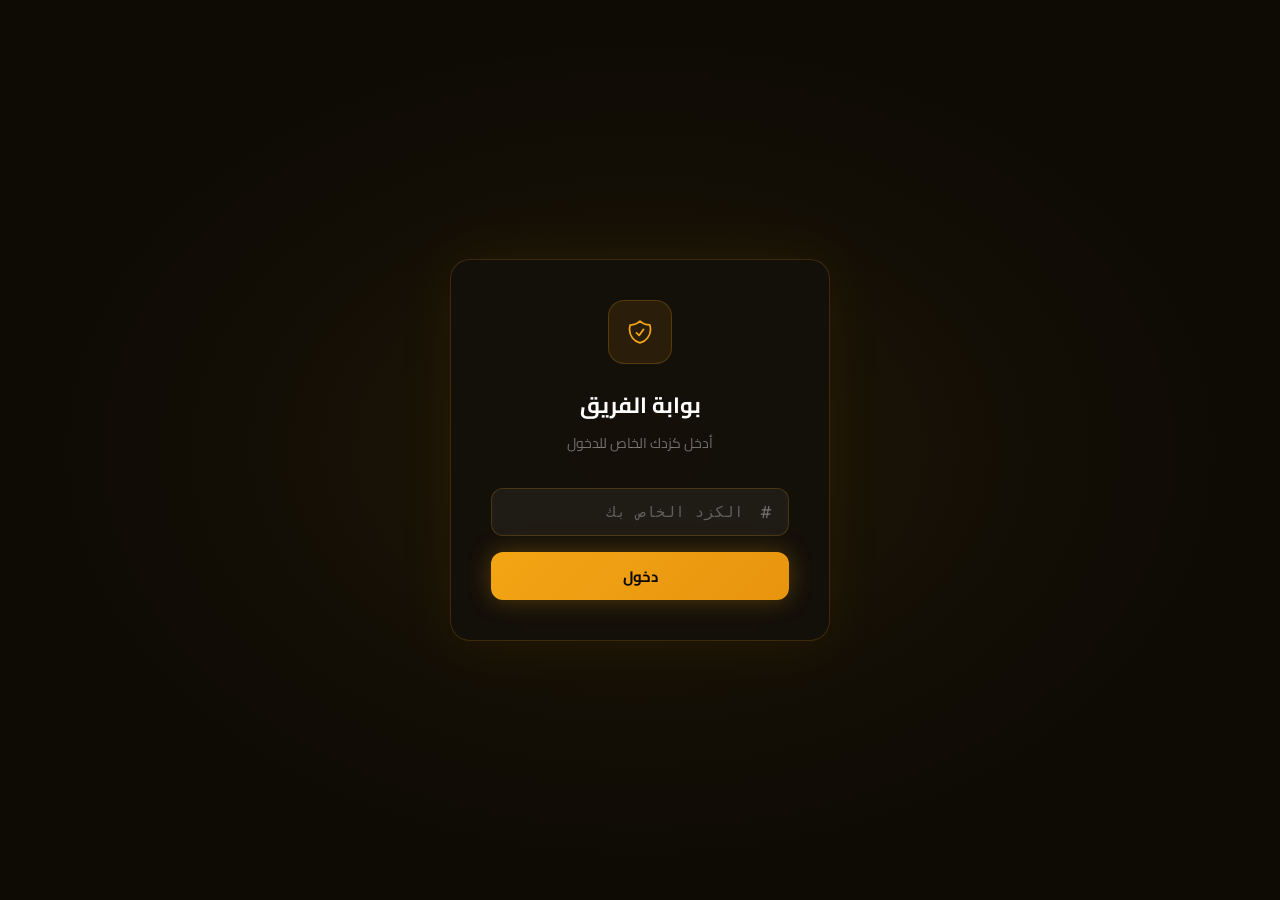
<file: lune-gate.html>
<!DOCTYPE html>
<html lang="ar" dir="rtl">
<head>
  <meta charset="UTF-8" />
  <meta name="viewport" content="width=device-width, initial-scale=1.0" />
  <title>بوابة الفريق — LUNE</title>
  <link rel="stylesheet" href="style.css" />
  <script>const API_BASE = '';</script>
</head>
<body>

<div id="app"></div>

<script>
const PORTAL_API = API_BASE + '/api/staff/portal-login';
const SUBS_API   = API_BASE + '/api/submissions';

let staffName = null;
let submissions = [];
let filter = 'all';
let search = '';
let selected = null;
let pollTimer = null;

// ══ RENDER ══════════════════════════════════════════
function render() {
  document.getElementById('app').innerHTML = staffName ? dashboardHtml() : loginHtml();
  attachEvents();
}

// ── Login ────────────────────────────────────────────
function loginHtml() {
  return `
    <div class="login-wrap">
      <div class="login-glow"></div>
      <div class="login-card" id="loginCard">
        <div class="login-icon">
          <svg style="width:28px;height:28px;stroke:var(--gold);fill:none;" viewBox="0 0 24 24" stroke-width="1.5">
            <path stroke-linecap="round" stroke-linejoin="round" d="M9 12.75L11.25 15 15 9.75m-3-7.036A11.959 11.959 0 013.598 6 11.99 11.99 0 003 9.749c0 5.592 3.824 10.29 9 11.623 5.176-1.332 9-6.03 9-11.622 0-1.31-.21-2.571-.598-3.751h-.152c-3.196 0-6.1-1.248-8.25-3.285z"/>
          </svg>
        </div>
        <div style="text-align:center;margin-bottom:32px;">
          <h1 style="font-size:22px;color:#fff;margin-bottom:4px;">بوابة الفريق</h1>
          <p style="color:rgba(255,255,255,0.40);font-size:14px;">أدخل كزدك الخاص للدخول</p>
        </div>
        <div style="display:flex;flex-direction:column;gap:12px;">
          <div style="position:relative;">
            <svg style="position:absolute;top:50%;transform:translateY(-50%);right:16px;width:14px;height:14px;stroke:rgba(255,255,255,0.40);fill:none;" viewBox="0 0 24 24" stroke-width="2"><path stroke-linecap="round" stroke-linejoin="round" d="M5.25 8.25h15m-16.5 7.5h15m-1.8-13.5l-3.9 19.5m-2.1-19.5l-3.9 19.5"/></svg>
            <input type="text" id="kazdInput" class="input"
              placeholder="الكزد الخاص بك"
              style="padding-right:44px;font-family:monospace;letter-spacing:0.05em;"
              onkeydown="if(event.key==='Enter')attemptLogin()" />
          </div>
          <div id="loginError" class="error-msg" style="display:none;"></div>
          <button class="btn-gold btn-h12" style="width:100%;margin-top:4px;" onclick="attemptLogin()" id="loginBtn">
            دخول
          </button>
        </div>
      </div>
    </div>`;
}

async function attemptLogin() {
  const kazd = document.getElementById('kazdInput').value.trim();
  const errEl = document.getElementById('loginError');
  const btn = document.getElementById('loginBtn');
  const card = document.getElementById('loginCard');
  if (!kazd) { showError('أدخل الكزد'); return; }
  btn.disabled = true; btn.textContent = '...';
  errEl.style.display = 'none';
  try {
    const res = await fetch(PORTAL_API, {
      method: 'POST',
      headers: { 'Content-Type': 'application/json' },
      body: JSON.stringify({ kazd }),
    });
    const data = await res.json();
    if (data.match) {
      staffName = data.name;
      await loadSubmissions();
      render();
      return;
    }
    showError('الكزد غير صحيح، تحقق منه وحاول مجدداً');
    card.classList.add('shake');
    setTimeout(() => card.classList.remove('shake'), 600);
  } catch { showError('تعذر الاتصال، حاول مجدداً'); }
  finally { btn.disabled = false; btn.textContent = 'دخول'; }
}

function showError(msg) {
  const el = document.getElementById('loginError');
  if (el) { el.textContent = msg; el.style.display = 'block'; }
}

// ── Dashboard ────────────────────────────────────────
function dashboardHtml() {
  const filtered = getFiltered();
  const passedCnt = submissions.filter(s => s.passed).length;

  return `
    <!-- Topbar -->
    <div class="topbar">
      <div class="topbar-inner">
        <div class="flex items-center gap-3">
          <svg style="width:18px;height:18px;stroke:var(--gold);fill:none;" viewBox="0 0 24 24" stroke-width="1.5"><path stroke-linecap="round" stroke-linejoin="round" d="M9 12.75L11.25 15 15 9.75m-3-7.036A11.959 11.959 0 013.598 6 11.99 11.99 0 003 9.749c0 5.592 3.824 10.29 9 11.623 5.176-1.332 9-6.03 9-11.622 0-1.31-.21-2.571-.598-3.751h-.152c-3.196 0-6.1-1.248-8.25-3.285z"/></svg>
          <span style="font-family:'Space Grotesk',sans-serif;font-weight:700;color:#fff;letter-spacing:0.12em;">LUNE</span>
          <span style="color:rgba(255,255,255,0.40);font-size:14px;">/ ${staffName}</span>
        </div>
        <button onclick="logout()" style="display:flex;align-items:center;gap:8px;font-size:14px;color:rgba(255,255,255,0.50);cursor:pointer;" class="btn-ghost" style="padding:8px 14px;">
          <svg style="width:14px;height:14px;stroke:currentColor;fill:none;" viewBox="0 0 24 24" stroke-width="2"><path stroke-linecap="round" stroke-linejoin="round" d="M15.75 9V5.25A2.25 2.25 0 0013.5 3h-6a2.25 2.25 0 00-2.25 2.25v13.5A2.25 2.25 0 007.5 21h6a2.25 2.25 0 002.25-2.25V15M12 9l-3 3m0 0l3 3m-3-3h12.75"/></svg>
          خروج
        </button>
      </div>
    </div>

    <!-- Content -->
    <div style="max-width:1000px;margin:0 auto;padding:32px 24px 64px;">
      <div class="flex items-center gap-2" style="margin-bottom:24px;">
        <svg style="width:18px;height:18px;stroke:var(--gold);fill:none;" viewBox="0 0 24 24" stroke-width="1.5"><path stroke-linecap="round" stroke-linejoin="round" d="M9 12h3.75M9 15h3.75M9 18h3.75m3 .75H18a2.25 2.25 0 002.25-2.25V6.108c0-1.135-.845-2.098-1.976-2.192a48.424 48.424 0 00-1.123-.08m-5.801 0c-.065.21-.1.433-.1.664 0 .414.336.75.75.75h4.5a.75.75 0 00.75-.75 2.25 2.25 0 00-.1-.664m-5.8 0A2.251 2.251 0 0113.5 2.25H15c1.012 0 1.867.668 2.15 1.586m-5.8 0c-.376.023-.75.05-1.124.08C9.095 4.01 8.25 4.973 8.25 6.108V8.25m0 0H4.875c-.621 0-1.125.504-1.125 1.125v11.25c0 .621.504 1.125 1.125 1.125h9.75c.621 0 1.125-.504 1.125-1.125V9.375c0-.621-.504-1.125-1.125-1.125H8.25zM6.75 12h.008v.008H6.75V12zm0 3h.008v.008H6.75V15zm0 3h.008v.008H6.75V18z"/></svg>
        <h2 style="font-size:17px;font-weight:700;color:#fff;">طلبات الانضمام</h2>
      </div>

      <!-- Stats -->
      <div class="stats-grid">
        <div class="stat-card"><div class="stat-value" style="color:var(--gold);">${submissions.length}</div><div class="stat-label">إجمالي</div></div>
        <div class="stat-card"><div class="stat-value" style="color:var(--green);">${passedCnt}</div><div class="stat-label">ناجح</div></div>
        <div class="stat-card"><div class="stat-value" style="color:var(--red);">${submissions.length - passedCnt}</div><div class="stat-label">راسب</div></div>
      </div>

      <!-- Controls -->
      <div class="controls-bar">
        <div class="search-wrap" style="flex:1;">
          <svg viewBox="0 0 24 24" stroke-width="2" style="stroke:rgba(255,255,255,0.40);fill:none;"><path stroke-linecap="round" stroke-linejoin="round" d="M21 21l-5.197-5.197m0 0A7.5 7.5 0 105.196 15.803 7.5 7.5 0 0016.803 15.803z"/></svg>
          <input type="text" class="input input-sm search-wrap" id="searchInput" placeholder="ابحث بالاسم..." value="${search}" oninput="search=this.value;selected=null;render();" style="width:100%;padding-right:38px;" />
        </div>
        <button class="filter-btn ${filter==='all'?'active':''}" onclick="filter='all';render();">الكل</button>
        <button class="filter-btn ${filter==='passed'?'active':''}" onclick="filter='passed';render();">ناجح</button>
        <button class="filter-btn ${filter==='failed'?'active':''}" onclick="filter='failed';render();">راسب</button>
        <button class="icon-btn" onclick="loadSubmissions().then(render)" title="تحديث">
          <svg viewBox="0 0 24 24" stroke-width="2" style="stroke:currentColor;fill:none;"><path stroke-linecap="round" stroke-linejoin="round" d="M16.023 9.348h4.992v-.001M2.985 19.644v-4.992m0 0h4.992m-4.993 0l3.181 3.183a8.25 8.25 0 0013.803-3.7M4.031 9.865a8.25 8.25 0 0113.803-3.7l3.181 3.182m0-4.991v4.99"/></svg>
        </button>
      </div>

      <!-- List + Detail -->
      <div style="display:flex;gap:20px;min-height:380px;">
        <div class="data-table" style="flex:1;">
          ${filtered.length === 0
            ? `<div class="table-empty"><svg viewBox="0 0 24 24" stroke-width="1.5" style="stroke:currentColor;fill:none;"><path stroke-linecap="round" stroke-linejoin="round" d="M9 12h3.75M9 15h3.75M9 18h3.75m3 .75H18a2.25 2.25 0 002.25-2.25V6.108c0-1.135-.845-2.098-1.976-2.192a48.424 48.424 0 00-1.123-.08m-5.801 0c-.065.21-.1.433-.1.664 0 .414.336.75.75.75h4.5a.75.75 0 00.75-.75 2.25 2.25 0 00-.1-.664m-5.8 0A2.251 2.251 0 0113.5 2.25H15c1.012 0 1.867.668 2.15 1.586m-5.8 0c-.376.023-.75.05-1.124.08C9.095 4.01 8.25 4.973 8.25 6.108V8.25m0 0H4.875c-.621 0-1.125.504-1.125 1.125v11.25c0 .621.504 1.125 1.125 1.125h9.75c.621 0 1.125-.504 1.125-1.125V9.375c0-.621-.504-1.125-1.125-1.125H8.25zM6.75 12h.008v.008H6.75V12zm0 3h.008v.008H6.75V15zm0 3h.008v.008H6.75V18z"/></svg><span>لا توجد طلبات</span></div>`
            : filtered.map(s => `
              <button class="subs-list-row ${selected && selected.id===s.id ? 'active' : ''}" onclick="selected=submissions.find(x=>x.id==='${s.id}');render();">
                <div>
                  <div style="display:flex;align-items:center;gap:8px;margin-bottom:2px;">
                    <span style="color:#fff;font-weight:600;font-size:14px;">${s.name}</span>
                    <span style="color:rgba(255,255,255,0.35);font-size:12px;">·</span>
                    <span style="color:rgba(255,255,255,0.50);font-size:12px;">${s.charName}</span>
                  </div>
                  <div style="font-size:12px;color:rgba(255,255,255,0.35);">${new Date(s.submittedAt).toLocaleString('ar-SA')}</div>
                </div>
                ${s.passed
                  ? `<svg style="width:18px;height:18px;stroke:var(--green);fill:none;flex-shrink:0;" viewBox="0 0 24 24" stroke-width="1.5"><path stroke-linecap="round" stroke-linejoin="round" d="M9 12.75L11.25 15 15 9.75M21 12a9 9 0 11-18 0 9 9 0 0118 0z"/></svg>`
                  : `<svg style="width:18px;height:18px;stroke:var(--red);fill:none;flex-shrink:0;" viewBox="0 0 24 24" stroke-width="1.5"><path stroke-linecap="round" stroke-linejoin="round" d="M9.75 9.75l4.5 4.5m0-4.5l-4.5 4.5M21 12a9 9 0 11-18 0 9 9 0 0118 0z"/></svg>`}
              </button>`).join('')}
        </div>
        ${selected ? detailPanelHtml(selected) : ''}
      </div>
    </div>`;
}

function detailPanelHtml(s) {
  return `
    <div class="detail-panel">
      <span class="badge ${s.passed ? 'badge-green' : 'badge-red'}" style="margin-bottom:16px;display:inline-flex;">${s.passed ? 'ناجح' : 'راسب'}</span>
      <div class="detail-field"><div class="lbl">الاسم</div><div class="val">${s.name}</div></div>
      <div class="detail-field"><div class="lbl">العمر</div><div class="val">${s.age}</div></div>
      <div class="detail-field"><div class="lbl">اسم الشخصية</div><div class="val">${s.charName}</div></div>
      <div class="divider"></div>
      <div style="font-size:11px;color:rgba(255,255,255,0.45);margin-bottom:8px;">إجابات الاختبار</div>
      <div class="answer-row">
        <div><div class="qlbl">RDM</div><div class="qval">${s.rdm}</div></div>
        ${s.rdmCorrect ? iconCheck() : iconX()}
      </div>
      <div class="answer-row">
        <div><div class="qlbl">VDM</div><div class="qval">${s.vdm}</div></div>
        ${s.vdmCorrect ? iconCheck() : iconX()}
      </div>
      <div style="font-size:11px;color:rgba(255,255,255,0.35);margin-top:12px;">${new Date(s.submittedAt).toLocaleString('ar-SA')}</div>
    </div>`;
}

function iconCheck() { return `<svg style="width:14px;height:14px;stroke:var(--green);fill:none;flex-shrink:0;" viewBox="0 0 24 24" stroke-width="2"><path stroke-linecap="round" stroke-linejoin="round" d="M4.5 12.75l6 6 9-13.5"/></svg>`; }
function iconX()     { return `<svg style="width:14px;height:14px;stroke:var(--red);fill:none;flex-shrink:0;" viewBox="0 0 24 24" stroke-width="2"><path stroke-linecap="round" stroke-linejoin="round" d="M6 18L18 6M6 6l12 12"/></svg>`; }

function getFiltered() {
  return submissions.filter(s => {
    const okF = filter === 'all' ? true : filter === 'passed' ? s.passed : !s.passed;
    const q = search.trim().toLowerCase();
    const okQ = !q || s.name.toLowerCase().includes(q) || s.charName.toLowerCase().includes(q);
    return okF && okQ;
  });
}

async function loadSubmissions() {
  try {
    const res = await fetch(SUBS_API);
    const data = await res.json();
    submissions = data.sort((a,b) => new Date(b.submittedAt) - new Date(a.submittedAt));
  } catch { /* silent */ }
}

function logout() {
  staffName = null; submissions = []; selected = null;
  clearInterval(pollTimer);
  render();
}

function attachEvents() {
  if (staffName && !pollTimer) {
    pollTimer = setInterval(() => loadSubmissions().then(render), 8000);
  }
  if (!staffName) clearInterval(pollTimer);
}

render();
</script>
</body>
</html>
</file>
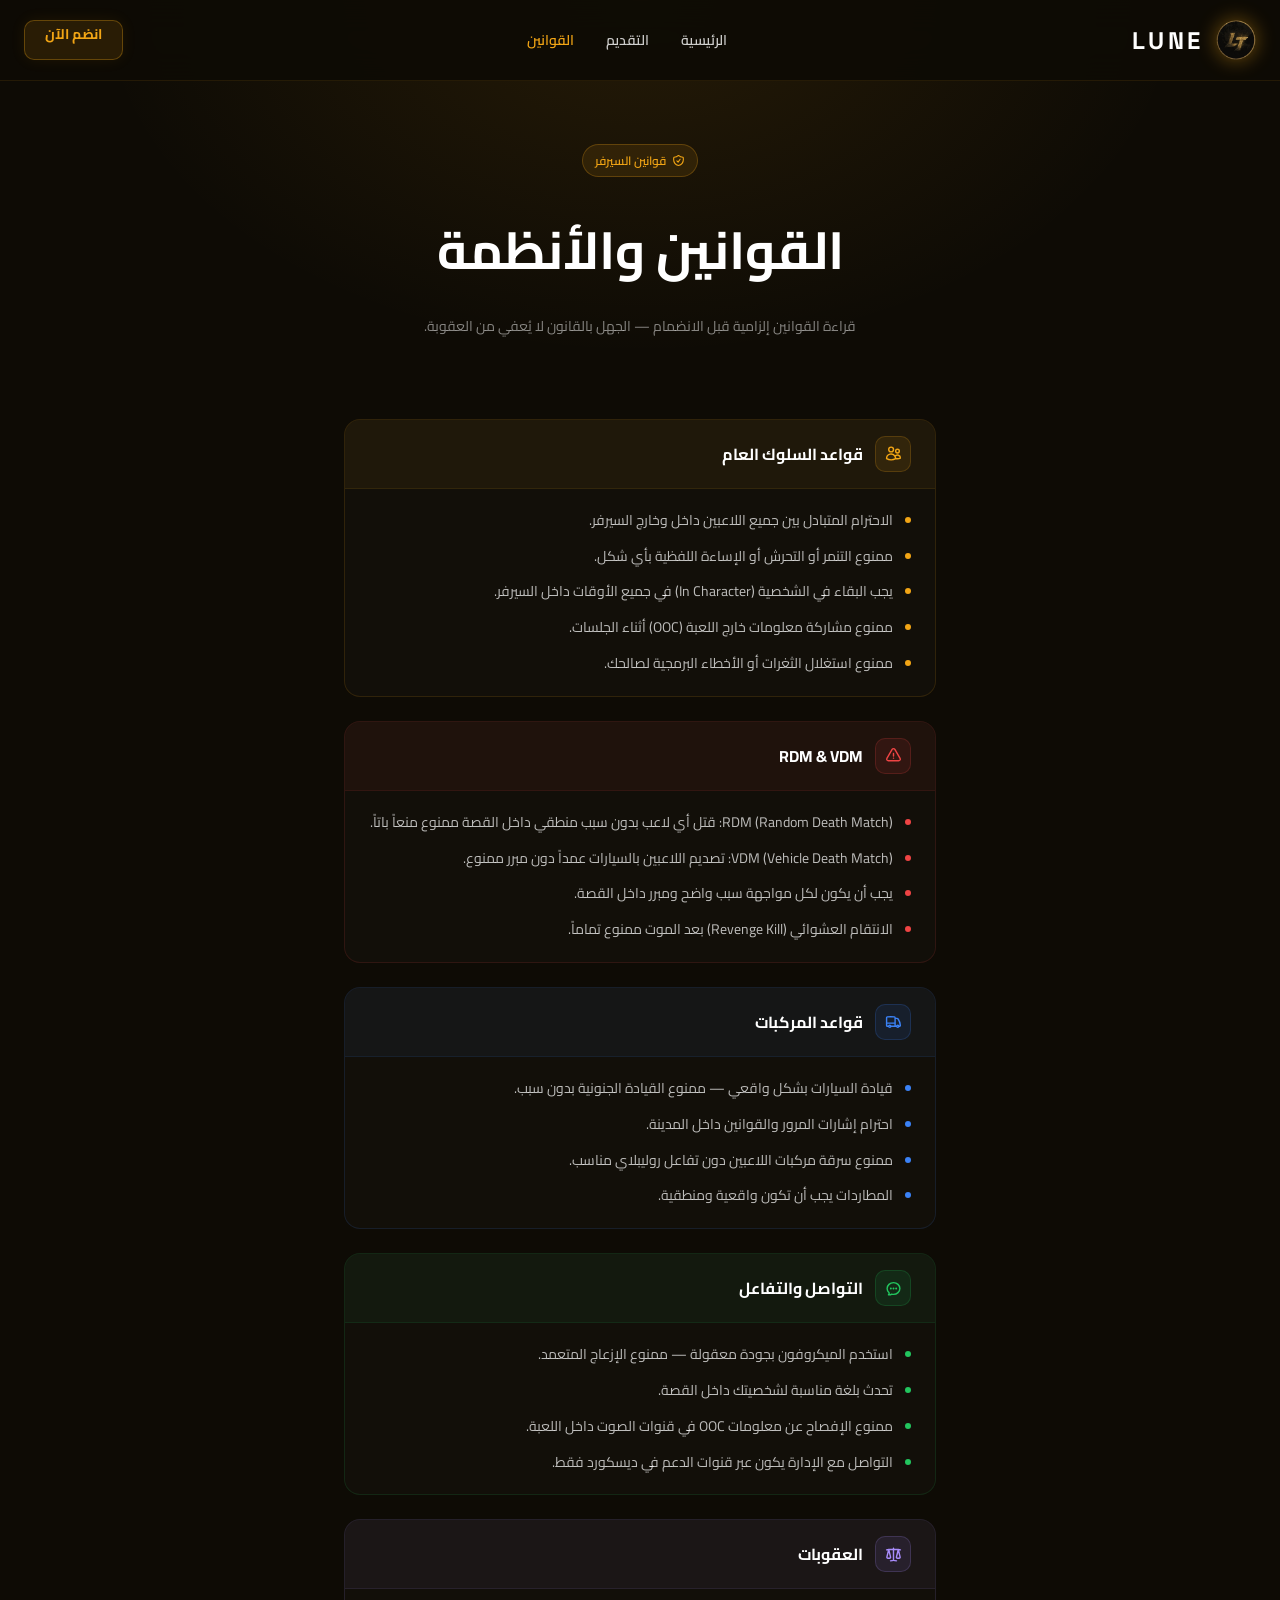
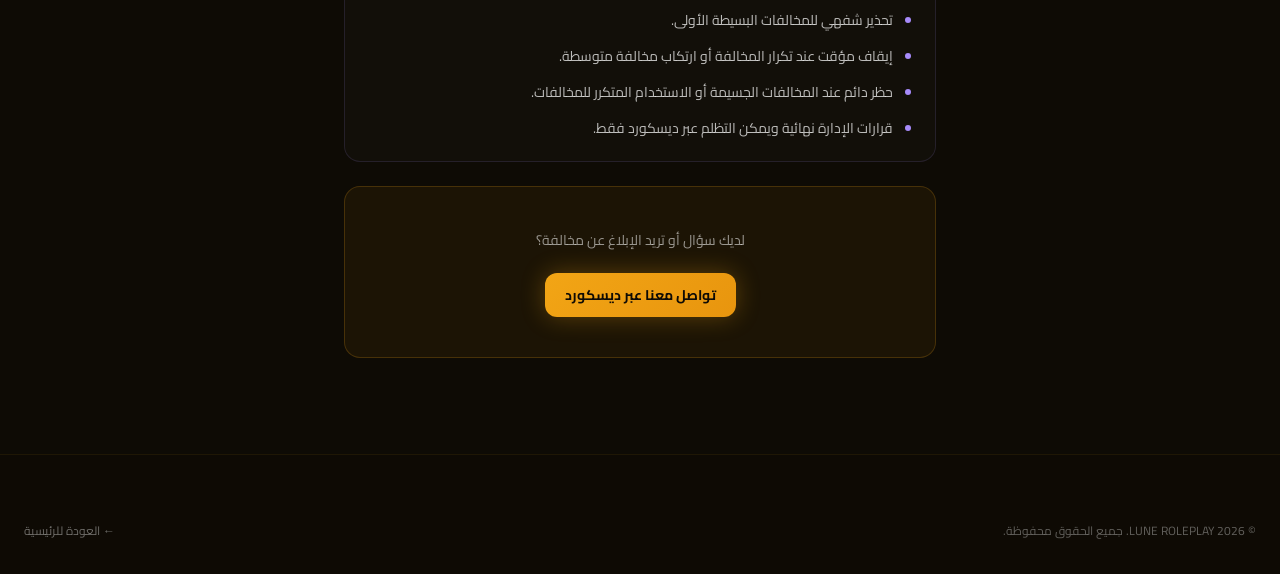
<file: rules.html>
<!DOCTYPE html>
<html lang="ar" dir="rtl">
<head>
  <meta charset="UTF-8" />
  <meta name="viewport" content="width=device-width, initial-scale=1.0" />
  <title>قوانين السيرفر — LUNE ROLEPLAY</title>
  <link rel="stylesheet" href="style.css" />
</head>
<body>

<!-- NAVBAR -->
<nav class="navbar scrolled">
  <div class="navbar-inner">
    <a href="index.html" class="navbar-logo">
      <img src="logo.png" alt="LUNE" onerror="this.style.display='none'" />
      <span class="navbar-logo-text font-display">LUNE</span>
    </a>
    <div class="navbar-links">
      <a href="index.html">الرئيسية</a>
      <a href="index.html#quiz">التقديم</a>
      <a href="rules.html" style="color:var(--gold)">القوانين</a>
    </div>
    <a href="https://discord.gg/CXFx99aKjc" target="_blank" class="btn-nav-cta">انضم الآن</a>
  </div>
</nav>

<!-- HERO -->
<div class="rules-hero">
  <div class="rules-hero-bg"></div>
  <div class="container-md fade-in">
    <div class="badge badge-gold" style="margin-bottom:24px;">
      <svg style="width:13px;height:13px;stroke:currentColor;fill:none;" viewBox="0 0 24 24" stroke-width="2"><path stroke-linecap="round" stroke-linejoin="round" d="M9 12.75L11.25 15 15 9.75m-3-7.036A11.959 11.959 0 013.598 6 11.99 11.99 0 003 9.749c0 5.592 3.824 10.29 9 11.623 5.176-1.332 9-6.03 9-11.622 0-1.31-.21-2.571-.598-3.751h-.152c-3.196 0-6.1-1.248-8.25-3.285z"/></svg>
      قوانين السيرفر
    </div>
    <h1 style="font-size:clamp(32px,6vw,52px);color:#fff;margin-bottom:16px;">القوانين والأنظمة</h1>
    <p style="color:rgba(255,255,255,0.50);max-width:480px;margin:0 auto;font-size:14px;line-height:1.7;">
      قراءة القوانين إلزامية قبل الانضمام — الجهل بالقانون لا يُعفي من العقوبة.
    </p>
  </div>
</div>

<!-- RULES SECTIONS -->
<div class="container-sm" style="padding-bottom:96px;">
  <div id="rulesContainer"></div>

  <!-- Discord CTA -->
  <div class="card-gold" style="padding:40px;text-align:center;margin-top:8px;" id="discordCta">
    <p style="color:rgba(255,255,255,0.55);font-size:14px;margin-bottom:20px;">لديك سؤال أو تريد الإبلاغ عن مخالفة؟</p>
    <a href="https://discord.gg/CXFx99aKjc" target="_blank" class="btn-gold btn-h11">تواصل معنا عبر ديسكورد</a>
  </div>
</div>

<!-- FOOTER -->
<footer>
  <div class="container">
    <div class="footer-bottom" style="border-top:none;padding-top:0;">
      <span>© <span id="year"></span> LUNE ROLEPLAY. جميع الحقوق محفوظة.</span>
      <a href="index.html" style="color:rgba(255,255,255,0.40);font-size:12px;">← العودة للرئيسية</a>
    </div>
  </div>
</footer>

<script>
document.getElementById('year').textContent = new Date().getFullYear();

const sections = [
  {
    color: '#f2a515',
    icon: `<svg style="width:17px;height:17px;stroke:currentColor;fill:none;" viewBox="0 0 24 24" stroke-width="2"><path stroke-linecap="round" stroke-linejoin="round" d="M15 19.128a9.38 9.38 0 002.625.372 9.337 9.337 0 004.121-.952 4.125 4.125 0 00-7.533-2.493M15 19.128v-.003c0-1.113-.285-2.16-.786-3.07M15 19.128v.106A12.318 12.318 0 018.624 21c-2.331 0-4.512-.645-6.374-1.766l-.001-.109a6.375 6.375 0 0111.964-3.07M12 6.375a3.375 3.375 0 11-6.75 0 3.375 3.375 0 016.75 0zm8.25 2.25a2.625 2.625 0 11-5.25 0 2.625 2.625 0 015.25 0z"/></svg>`,
    title: 'قواعد السلوك العام',
    rules: [
      'الاحترام المتبادل بين جميع اللاعبين داخل وخارج السيرفر.',
      'ممنوع التنمر أو التحرش أو الإساءة اللفظية بأي شكل.',
      'يجب البقاء في الشخصية (In Character) في جميع الأوقات داخل السيرفر.',
      'ممنوع مشاركة معلومات خارج اللعبة (OOC) أثناء الجلسات.',
      'ممنوع استغلال الثغرات أو الأخطاء البرمجية لصالحك.',
    ],
  },
  {
    color: '#ef4444',
    icon: `<svg style="width:17px;height:17px;stroke:currentColor;fill:none;" viewBox="0 0 24 24" stroke-width="2"><path stroke-linecap="round" stroke-linejoin="round" d="M12 9v3.75m-9.303 3.376c-.866 1.5.217 3.374 1.948 3.374h14.71c1.73 0 2.813-1.874 1.948-3.374L13.949 3.378c-.866-1.5-3.032-1.5-3.898 0L2.697 16.126zM12 15.75h.007v.008H12v-.008z"/></svg>`,
    title: 'RDM & VDM',
    rules: [
      'RDM (Random Death Match): قتل أي لاعب بدون سبب منطقي داخل القصة ممنوع منعاً باتاً.',
      'VDM (Vehicle Death Match): تصديم اللاعبين بالسيارات عمداً دون مبرر ممنوع.',
      'يجب أن يكون لكل مواجهة سبب واضح ومبرر داخل القصة.',
      'الانتقام العشوائي (Revenge Kill) بعد الموت ممنوع تماماً.',
    ],
  },
  {
    color: '#3b82f6',
    icon: `<svg style="width:17px;height:17px;stroke:currentColor;fill:none;" viewBox="0 0 24 24" stroke-width="2"><path stroke-linecap="round" stroke-linejoin="round" d="M8.25 18.75a1.5 1.5 0 01-3 0m3 0a1.5 1.5 0 00-3 0m3 0h6m-9 0H3.375a1.125 1.125 0 01-1.125-1.125V14.25m17.25 4.5a1.5 1.5 0 01-3 0m3 0a1.5 1.5 0 00-3 0m3 0h1.125c.621 0 1.129-.504 1.09-1.124a17.902 17.902 0 00-3.213-9.193 2.056 2.056 0 00-1.58-.86H14.25M16.5 18.75h-2.25m0-11.177v-.958c0-.568-.422-1.048-.987-1.106a48.554 48.554 0 00-10.026 0 1.106 1.106 0 00-.987 1.106v7.635m12-6.677v6.677m0 4.5v-4.5m0 0h-12"/></svg>`,
    title: 'قواعد المركبات',
    rules: [
      'قيادة السيارات بشكل واقعي — ممنوع القيادة الجنونية بدون سبب.',
      'احترام إشارات المرور والقوانين داخل المدينة.',
      'ممنوع سرقة مركبات اللاعبين دون تفاعل روليبلاي مناسب.',
      'المطاردات يجب أن تكون واقعية ومنطقية.',
    ],
  },
  {
    color: '#22c55e',
    icon: `<svg style="width:17px;height:17px;stroke:currentColor;fill:none;" viewBox="0 0 24 24" stroke-width="2"><path stroke-linecap="round" stroke-linejoin="round" d="M8.625 12a.375.375 0 11-.75 0 .375.375 0 01.75 0zm0 0H8.25m4.125 0a.375.375 0 11-.75 0 .375.375 0 01.75 0zm0 0H12m4.125 0a.375.375 0 11-.75 0 .375.375 0 01.75 0zm0 0h-.375M21 12c0 4.556-4.03 8.25-9 8.25a9.764 9.764 0 01-2.555-.337A5.972 5.972 0 015.41 20.97a5.969 5.969 0 01-.474-.065 4.48 4.48 0 00.978-2.025c.09-.457-.133-.901-.467-1.226C3.93 16.178 3 14.189 3 12c0-4.556 4.03-8.25 9-8.25s9 3.694 9 8.25z"/></svg>`,
    title: 'التواصل والتفاعل',
    rules: [
      'استخدم الميكروفون بجودة معقولة — ممنوع الإزعاج المتعمد.',
      'تحدث بلغة مناسبة لشخصيتك داخل القصة.',
      'ممنوع الإفصاح عن معلومات OOC في قنوات الصوت داخل اللعبة.',
      'التواصل مع الإدارة يكون عبر قنوات الدعم في ديسكورد فقط.',
    ],
  },
  {
    color: '#a78bfa',
    icon: `<svg style="width:17px;height:17px;stroke:currentColor;fill:none;" viewBox="0 0 24 24" stroke-width="2"><path stroke-linecap="round" stroke-linejoin="round" d="M12 3v17.25m0 0c-1.472 0-2.882.265-4.185.75M12 20.25c1.472 0 2.882.265 4.185.75M18.75 4.97A48.416 48.416 0 0012 4.5c-2.291 0-4.545.16-6.75.47m13.5 0c1.01.143 2.01.317 3 .52m-3-.52l2.62 10.726c.122.499-.106 1.028-.589 1.202a5.988 5.988 0 01-2.031.352 5.988 5.988 0 01-2.031-.352c-.483-.174-.711-.703-.59-1.202L18.75 4.971zm-16.5.52c.99-.203 1.99-.377 3-.52m0 0l2.62 10.726c.122.499-.106 1.028-.589 1.202a5.989 5.989 0 01-2.031.352 5.989 5.989 0 01-2.031-.352c-.483-.174-.711-.703-.59-1.202L5.25 4.971z"/></svg>`,
    title: 'العقوبات',
    rules: [
      'تحذير شفهي للمخالفات البسيطة الأولى.',
      'إيقاف مؤقت عند تكرار المخالفة أو ارتكاب مخالفة متوسطة.',
      'حظر دائم عند المخالفات الجسيمة أو الاستخدام المتكرر للمخالفات.',
      'قرارات الإدارة نهائية ويمكن التظلم عبر ديسكورد فقط.',
    ],
  },
];

const container = document.getElementById('rulesContainer');
sections.forEach((s, i) => {
  const div = document.createElement('div');
  div.className = 'rule-section fade-in';
  div.style.border = `1px solid ${s.color}22`;
  div.style.animationDelay = `${i * 0.08}s`;
  div.innerHTML = `
    <div class="rule-header" style="background:${s.color}0d;border-bottom:1px solid ${s.color}18;">
      <div class="rule-icon" style="background:${s.color}18;border:1px solid ${s.color}30;color:${s.color};">${s.icon}</div>
      <h2 style="font-size:16px;color:#fff;">${s.title}</h2>
    </div>
    <ul class="rule-list" style="list-style:none;">
      ${s.rules.map(r => `
        <li>
          <span class="rule-dot" style="background:${s.color};"></span>
          ${r}
        </li>`).join('')}
    </ul>`;
  container.appendChild(div);
});
</script>
</body>
</html>
</file>
<file: style.css>
/* ═══════════════════════════════════════════════════
   LUNE ROLEPLAY — Shared Stylesheet
   ═══════════════════════════════════════════════════ */

@import url('https://fonts.googleapis.com/css2?family=Cairo:wght@400;600;700;800&family=Space+Grotesk:wght@400;500;600;700&display=swap');

/* ─── Reset & Base ─────────────────────────────── */
*, *::before, *::after { box-sizing: border-box; margin: 0; padding: 0; }
html { scroll-behavior: smooth; }
body {
  font-family: 'Cairo', sans-serif;
  background: #0e0b05;
  color: rgba(255,255,255,0.85);
  direction: rtl;
  min-height: 100vh;
  -webkit-font-smoothing: antialiased;
}
a { text-decoration: none; color: inherit; }
button { font-family: inherit; cursor: pointer; border: none; background: none; }
input, select, textarea { font-family: inherit; }
img { max-width: 100%; }

/* ─── CSS Variables ─────────────────────────────── */
:root {
  --gold:     #f2a515;
  --gold-dim: rgba(242,165,21,0.15);
  --gold-border: rgba(242,165,21,0.25);
  --bg:       #0e0b05;
  --surface:  rgba(255,255,255,0.04);
  --border:   rgba(255,255,255,0.08);
  --text-dim: rgba(255,255,255,0.55);
  --red:      #ef4444;
  --green:    #22c55e;
  --discord:  #5865F2;
}

/* ─── Typography ────────────────────────────────── */
.font-display { font-family: 'Space Grotesk', sans-serif; }
h1,h2,h3,h4 { font-weight: 700; }

/* ─── Layout Utilities ──────────────────────────── */
.container  { max-width: 1280px; margin: 0 auto; padding: 0 24px; }
.container-md { max-width: 900px; margin: 0 auto; padding: 0 24px; }
.container-sm { max-width: 640px; margin: 0 auto; padding: 0 24px; }
.flex       { display: flex; }
.flex-col   { flex-direction: column; }
.items-center { align-items: center; }
.justify-between { justify-content: space-between; }
.justify-center  { justify-content: center; }
.gap-2  { gap: 8px; }
.gap-3  { gap: 12px; }
.gap-4  { gap: 16px; }
.gap-6  { gap: 24px; }
.gap-8  { gap: 32px; }
.text-center { text-align: center; }
.w-full { width: 100%; }
.relative { position: relative; }
.absolute { position: absolute; }
.fixed    { position: fixed; }
.sticky   { position: sticky; }
.inset-0  { top:0;right:0;bottom:0;left:0; }
.z-50 { z-index: 50; }

/* ─── Navbar ────────────────────────────────────── */
.navbar {
  position: fixed;
  top: 0; left: 0; right: 0;
  z-index: 50;
  transition: all 0.3s ease;
}
.navbar.scrolled {
  background: rgba(14,11,5,0.92);
  backdrop-filter: blur(16px);
  border-bottom: 1px solid rgba(242,165,21,0.10);
}
.navbar-inner {
  max-width: 1280px;
  margin: 0 auto;
  padding: 0 24px;
  height: 80px;
  display: flex;
  align-items: center;
  justify-content: space-between;
}
.navbar-logo {
  display: flex;
  align-items: center;
  gap: 12px;
}
.navbar-logo img {
  height: 40px;
  width: 40px;
  object-fit: contain;
  filter: drop-shadow(0 0 10px rgba(242,165,21,0.45));
  transition: transform 0.2s;
}
.navbar-logo:hover img { transform: scale(1.05); }
.navbar-logo-text {
  font-family: 'Space Grotesk', sans-serif;
  font-size: 24px;
  font-weight: 700;
  letter-spacing: 0.15em;
  color: #fff;
  transition: color 0.2s;
}
.navbar-logo:hover .navbar-logo-text { color: var(--gold); }
.navbar-links { display: flex; align-items: center; gap: 32px; }
.navbar-links a {
  font-size: 14px;
  font-weight: 600;
  color: rgba(255,255,255,0.80);
  transition: color 0.2s;
}
.navbar-links a:hover { color: var(--gold); }
.btn-nav-cta {
  height: 40px;
  padding: 0 20px;
  border-radius: 10px;
  font-size: 14px;
  font-weight: 700;
  background: rgba(242,165,21,0.12);
  border: 1px solid rgba(242,165,21,0.30);
  color: var(--gold);
  box-shadow: 0 0 15px rgba(242,165,21,0.08);
  cursor: pointer;
  transition: transform 0.2s;
}
.btn-nav-cta:hover { transform: translateY(-2px); }

/* ─── Buttons ───────────────────────────────────── */
.btn-gold {
  display: inline-flex;
  align-items: center;
  justify-content: center;
  gap: 8px;
  background: linear-gradient(135deg,#f2a515,#e8950e);
  color: #0e0b05;
  font-weight: 700;
  border-radius: 12px;
  transition: transform 0.2s;
  box-shadow: 0 0 25px rgba(242,165,21,0.30);
  cursor: pointer;
  border: none;
  font-family: inherit;
}
.btn-gold:hover { transform: translateY(-2px); }
.btn-ghost {
  display: inline-flex;
  align-items: center;
  justify-content: center;
  gap: 8px;
  background: rgba(255,255,255,0.05);
  border: 1px solid rgba(255,255,255,0.10);
  color: #fff;
  font-weight: 700;
  border-radius: 12px;
  transition: transform 0.2s;
  cursor: pointer;
  font-family: inherit;
}
.btn-ghost:hover { transform: translateY(-2px); }
.btn-discord {
  display: inline-flex;
  align-items: center;
  justify-content: center;
  gap: 12px;
  background: #5865F2;
  color: #fff;
  font-weight: 700;
  border-radius: 12px;
  box-shadow: 0 0 25px rgba(88,101,242,0.40);
  transition: transform 0.2s;
  cursor: pointer;
  border: none;
  font-family: inherit;
}
.btn-discord:hover { transform: translateY(-2px); }
.btn-h14  { height: 56px; font-size: 18px; padding: 0 32px; }
.btn-h11  { height: 44px; font-size: 14px; padding: 0 20px; }
.btn-h12  { height: 48px; font-size: 15px; padding: 0 24px; }
.btn-sm   { height: 36px; font-size: 13px; padding: 0 16px; border-radius: 10px; }
button:disabled { opacity: 0.5; cursor: not-allowed; }

/* ─── Input ─────────────────────────────────────── */
.input {
  width: 100%;
  height: 48px;
  padding: 0 20px;
  background: rgba(255,255,255,0.05);
  border: 1.5px solid rgba(242,165,21,0.20);
  border-radius: 12px;
  color: #fff;
  font-size: 15px;
  font-family: inherit;
  outline: none;
  transition: border-color 0.2s, box-shadow 0.2s;
}
.input:focus {
  border-color: rgba(242,165,21,0.55);
  box-shadow: 0 0 0 3px rgba(242,165,21,0.10);
}
.input::placeholder { color: rgba(255,255,255,0.30); }
.input-sm { height: 44px; font-size: 14px; }

/* ─── Card ──────────────────────────────────────── */
.card {
  background: rgba(255,255,255,0.03);
  border: 1px solid rgba(255,255,255,0.07);
  border-radius: 16px;
}
.card-gold {
  background: rgba(242,165,21,0.06);
  border: 1px solid rgba(242,165,21,0.20);
  border-radius: 16px;
}

/* ─── Badge ─────────────────────────────────────── */
.badge {
  display: inline-flex; align-items: center; gap: 6px;
  padding: 4px 12px;
  border-radius: 999px;
  font-size: 12px;
  font-weight: 600;
}
.badge-gold  { background: rgba(242,165,21,0.10); border: 1px solid rgba(242,165,21,0.25); color: var(--gold); }
.badge-green { background: rgba(34,197,94,0.10);  border: 1px solid rgba(34,197,94,0.25);  color: var(--green); }
.badge-red   { background: rgba(239,68,68,0.10);  border: 1px solid rgba(239,68,68,0.25);  color: var(--red); }

/* ─── Pulse dot ─────────────────────────────────── */
@keyframes pulse { 0%,100%{opacity:1} 50%{opacity:.4} }
.pulse { animation: pulse 2s infinite; }

/* ─── Section spacing ───────────────────────────── */
.section { padding: 96px 0; }

/* ─── Hero ──────────────────────────────────────── */
#hero {
  position: relative;
  min-height: 100dvh;
  display: flex;
  align-items: center;
  justify-content: center;
  overflow: hidden;
  padding-top: 80px;
}
.hero-bg {
  position: absolute;
  inset: 0;
}
.hero-bg img {
  width: 100%; height: 100%;
  object-fit: cover;
  object-position: center;
  opacity: 0.50;
}
.hero-gradient {
  position: absolute; inset: 0;
  background: linear-gradient(to top, #0e0b05 10%, rgba(14,11,5,0.55) 60%, rgba(14,11,5,0.30) 100%);
}
.hero-glow {
  position: absolute;
  top:50%; left:50%;
  transform: translate(-50%,-50%);
  width: 700px; height: 700px;
  border-radius: 50%;
  background: radial-gradient(circle, rgba(242,165,21,0.14) 0%, transparent 65%);
  filter: blur(60px);
  pointer-events: none;
}
.hero-grid {
  position: absolute; inset: 0;
  background-image:
    linear-gradient(rgba(255,255,255,0.015) 1px, transparent 1px),
    linear-gradient(90deg, rgba(255,255,255,0.015) 1px, transparent 1px);
  background-size: 40px 40px;
  pointer-events: none;
}
.hero-content {
  position: relative;
  z-index: 20;
  text-align: center;
  display: flex;
  flex-direction: column;
  align-items: center;
  max-width: 900px;
  padding: 0 24px;
}
.hero-title {
  font-family: 'Space Grotesk', sans-serif;
  font-size: clamp(72px, 12vw, 128px);
  font-weight: 700;
  letter-spacing: 0.15em;
  color: #fff;
  text-shadow: 0 0 40px rgba(242,165,21,0.40);
  margin-bottom: 16px;
}
.hero-subtitle { font-size: clamp(20px,3vw,32px); font-weight: 700; color: rgba(255,255,255,0.9); margin-bottom: 32px; }
.hero-desc { font-size: clamp(15px,1.8vw,20px); color: rgba(255,255,255,0.70); margin-bottom: 40px; max-width: 600px; line-height: 1.7; }
.hero-buttons { display: flex; flex-wrap: wrap; gap: 16px; justify-content: center; }

/* ─── Quiz ──────────────────────────────────────── */
#quiz { padding: 96px 0; position: relative; overflow: hidden; }
.quiz-glow {
  position: absolute; top:50%; left:50%;
  transform: translate(-50%,-50%);
  width: 600px; height: 600px;
  background: radial-gradient(circle, rgba(242,165,21,0.09) 0%, transparent 70%);
  filter: blur(60px);
  pointer-events: none;
}
.quiz-card {
  background: rgba(20,16,10,0.85);
  border: 1px solid rgba(242,165,21,0.20);
  border-radius: 20px;
  overflow: hidden;
  box-shadow: 0 0 60px rgba(242,165,21,0.07);
  backdrop-filter: blur(12px);
}
.quiz-progress-bar { height: 4px; background: rgba(255,255,255,0.05); }
.quiz-progress-fill {
  height: 100%;
  background: linear-gradient(90deg, #f2a515, #fcd34d);
  border-radius: 9999px;
  transition: width 0.4s ease;
}
.quiz-body { padding: 32px 48px; }
.quiz-choice {
  width: 100%; text-align: right;
  padding: 16px 20px;
  border-radius: 12px;
  font-size: 16px;
  font-weight: 500;
  background: rgba(255,255,255,0.04);
  border: 1.5px solid rgba(255,255,255,0.07);
  color: rgba(255,255,255,0.75);
  cursor: pointer;
  transition: all 0.2s;
  margin-bottom: 12px;
  display: block;
  font-family: inherit;
}
.quiz-choice:hover { border-color: rgba(242,165,21,0.35); color: #fff; }
.quiz-choice.selected {
  background: rgba(242,165,21,0.15);
  border-color: rgba(242,165,21,0.55);
  color: var(--gold);
  transform: scale(1.01);
  box-shadow: 0 0 15px rgba(242,165,21,0.12);
}
@media (max-width: 600px) { .quiz-body { padding: 24px 20px; } }

/* ─── Discord CTA ───────────────────────────────── */
#discord { padding: 96px 0; position: relative; overflow: hidden; }
.discord-card {
  background: rgba(88,101,242,0.08);
  border: 1px solid rgba(88,101,242,0.20);
  border-radius: 24px;
  overflow: hidden;
  box-shadow: 0 0 60px rgba(88,101,242,0.10);
  backdrop-filter: blur(12px);
  padding: 64px;
  text-align: center;
  position: relative;
}
.discord-glow {
  position: absolute; top:50%; left:50%;
  transform: translate(-50%,-50%);
  width: 300px; height: 300px;
  background: rgba(88,101,242,0.15);
  filter: blur(80px);
  border-radius: 50%;
  pointer-events: none;
}
.discord-icon {
  width: 80px; height: 80px;
  background: #5865F2;
  border-radius: 16px;
  display: flex; align-items: center; justify-content: center;
  margin: 0 auto 32px;
  box-shadow: 0 0 30px rgba(88,101,242,0.45);
  position: relative;
  transition: transform 0.3s;
}
.discord-icon:hover { transform: scale(1.10); }
.discord-icon svg { width: 40px; height: 40px; fill: #fff; }

/* ─── Footer ────────────────────────────────────── */
footer {
  border-top: 1px solid rgba(242,165,21,0.08);
  background: rgba(14,11,5,0.50);
  padding: 64px 0 32px;
  position: relative;
  z-index: 20;
}
.footer-logo {
  font-family: 'Space Grotesk', sans-serif;
  font-size: 28px;
  font-weight: 700;
  letter-spacing: 0.15em;
  color: #fff;
  text-shadow: 0 0 15px rgba(242,165,21,0.30);
  margin-bottom: 24px;
}
.footer-desc { color: rgba(255,255,255,0.55); max-width: 380px; line-height: 1.7; font-size: 14px; margin-bottom: 32px; }
.social-btn {
  width: 40px; height: 40px;
  border-radius: 50%;
  display: flex; align-items: center; justify-content: center;
  background: rgba(255,255,255,0.05);
  border: 1px solid rgba(255,255,255,0.08);
  color: rgba(255,255,255,0.65);
  transition: all 0.2s;
}
.social-btn:hover { color: #fff; background: rgba(255,255,255,0.10); }
.footer-links h4 { color: #fff; font-weight: 700; margin-bottom: 24px; }
.footer-links ul { list-style: none; }
.footer-links li { margin-bottom: 12px; }
.footer-links a { color: rgba(255,255,255,0.55); font-size: 14px; transition: color 0.2s; }
.footer-links a:hover { color: var(--gold); }
.footer-grid { display: grid; grid-template-columns: 1fr 1fr 1fr 1fr; gap: 48px; margin-bottom: 64px; }
@media(max-width:768px){ .footer-grid { grid-template-columns: 1fr 1fr; } }
@media(max-width:480px){ .footer-grid { grid-template-columns: 1fr; } }
.footer-bottom {
  border-top: 1px solid rgba(255,255,255,0.05);
  padding-top: 32px;
  display: flex; flex-wrap: wrap;
  align-items: center; justify-content: space-between;
  gap: 16px;
  color: rgba(255,255,255,0.35);
  font-size: 12px;
}

/* ─── Rules page ────────────────────────────────── */
.rules-hero { padding: 144px 0 80px; text-align: center; position: relative; overflow: hidden; }
.rules-hero-bg {
  position: absolute; inset: 0; pointer-events: none;
  background: radial-gradient(ellipse at center top, rgba(242,165,21,0.10) 0%, transparent 60%);
}
.rule-section {
  border-radius: 16px;
  overflow: hidden;
  margin-bottom: 24px;
  background: rgba(255,255,255,0.02);
}
.rule-header {
  display: flex; align-items: center; gap: 12px;
  padding: 16px 24px;
}
.rule-icon {
  width: 36px; height: 36px;
  border-radius: 10px;
  display: flex; align-items: center; justify-content: center;
  flex-shrink: 0;
}
.rule-icon svg { width: 17px; height: 17px; }
.rule-list { padding: 20px 24px; }
.rule-list li {
  display: flex; align-items: flex-start; gap: 12px;
  font-size: 14px;
  color: rgba(255,255,255,0.72);
  line-height: 1.7;
  margin-bottom: 12px;
}
.rule-list li:last-child { margin-bottom: 0; }
.rule-dot { width: 6px; height: 6px; border-radius: 50%; flex-shrink: 0; margin-top: 8px; }

/* ─── Login card ────────────────────────────────── */
.login-wrap {
  min-height: 100vh;
  display: flex; align-items: center; justify-content: center;
  background: var(--bg);
  position: relative;
}
.login-glow {
  position: absolute; inset: 0; pointer-events: none;
  background: radial-gradient(ellipse at center, rgba(242,165,21,0.07) 0%, transparent 65%);
}
.login-card {
  width: 100%; max-width: 380px;
  margin: 16px;
  background: rgba(20,16,10,0.97);
  border: 1px solid rgba(242,165,21,0.18);
  border-radius: 20px;
  padding: 40px;
  box-shadow: 0 0 60px rgba(242,165,21,0.07);
  position: relative;
}
.login-icon {
  width: 64px; height: 64px;
  background: rgba(242,165,21,0.10);
  border: 1.5px solid rgba(242,165,21,0.22);
  border-radius: 16px;
  display: flex; align-items: center; justify-content: center;
  margin: 0 auto 20px;
}
.login-icon svg { width: 28px; height: 28px; color: var(--gold); }

/* ─── Admin ─────────────────────────────────────── */
.topbar {
  position: sticky; top: 0; z-index: 50;
  border-bottom: 1px solid rgba(242,165,21,0.10);
  background: rgba(14,11,5,0.97);
  backdrop-filter: blur(12px);
}
.topbar-inner {
  max-width: 1200px; margin: 0 auto; padding: 0 24px;
  height: 64px; display: flex; align-items: center; justify-content: space-between;
}
.tab-bar {
  display: flex; gap: 8px;
  background: rgba(255,255,255,0.04);
  border: 1px solid rgba(255,255,255,0.07);
  border-radius: 12px;
  padding: 4px;
  width: fit-content;
  margin-bottom: 32px;
}
.tab-btn {
  display: flex; align-items: center; gap: 8px;
  padding: 10px 20px;
  border-radius: 8px;
  font-size: 14px;
  font-weight: 600;
  color: rgba(255,255,255,0.55);
  cursor: pointer;
  transition: all 0.2s;
  border: 1px solid transparent;
  font-family: inherit;
}
.tab-btn.active {
  background: rgba(242,165,21,0.15);
  color: var(--gold);
  border-color: rgba(242,165,21,0.30);
}
.tab-btn svg { width: 15px; height: 15px; }

/* ─── Table ─────────────────────────────────────── */
.data-table { border-radius: 16px; overflow: hidden; border: 1px solid rgba(255,255,255,0.07); }
.table-head {
  display: grid; padding: 12px 20px;
  background: rgba(255,255,255,0.02);
  border-bottom: 1px solid rgba(255,255,255,0.06);
  font-size: 11px;
  color: rgba(255,255,255,0.40);
  text-transform: uppercase;
  letter-spacing: 0.08em;
}
.table-row {
  display: grid; padding: 16px 20px;
  align-items: center;
  font-size: 14px;
  border-bottom: 1px solid rgba(255,255,255,0.04);
  transition: background 0.15s;
}
.table-row:hover { background: rgba(255,255,255,0.015); }
.table-row:last-child { border-bottom: none; }
.table-empty {
  display: flex; flex-direction: column; align-items: center; justify-content: center;
  min-height: 200px; color: rgba(255,255,255,0.35); font-size: 14px;
}
.table-empty svg { width: 36px; height: 36px; margin-bottom: 12px; opacity: 0.3; }

/* ─── Stat cards ────────────────────────────────── */
.stats-grid { display: grid; grid-template-columns: repeat(3,1fr); gap: 16px; margin-bottom: 24px; }
.stat-card {
  background: rgba(255,255,255,0.03);
  border: 1px solid rgba(255,255,255,0.07);
  border-radius: 14px;
  padding: 20px;
  text-align: center;
}
.stat-value { font-size: 30px; font-weight: 700; margin-bottom: 4px; }
.stat-label { font-size: 13px; color: rgba(255,255,255,0.55); }

/* ─── Detail panel ──────────────────────────────── */
.detail-panel {
  width: 260px; flex-shrink: 0;
  background: rgba(255,255,255,0.03);
  border: 1px solid rgba(242,165,21,0.16);
  border-radius: 16px;
  padding: 20px;
  font-size: 14px;
}
.detail-field { margin-bottom: 14px; }
.detail-field .lbl { font-size: 11px; color: rgba(255,255,255,0.45); margin-bottom: 2px; }
.detail-field .val { color: #fff; font-weight: 600; }
.answer-row {
  display: flex; align-items: center; justify-content: space-between;
  background: rgba(255,255,255,0.04);
  border-radius: 8px;
  padding: 8px 12px;
  margin-bottom: 8px;
}
.answer-row .qlbl { font-size: 11px; color: rgba(255,255,255,0.45); }
.answer-row .qval { font-size: 13px; color: #fff; }

/* ─── Rotating code card ────────────────────────── */
.code-card {
  border-radius: 16px;
  padding: 20px 24px;
  margin-bottom: 24px;
  display: flex;
  align-items: center;
  justify-content: space-between;
  flex-wrap: wrap;
  gap: 16px;
}
.code-card.active   { background: rgba(242,165,21,0.06); border: 1px solid rgba(242,165,21,0.22); }
.code-card.expired  { background: rgba(239,68,68,0.05);  border: 1px solid rgba(239,68,68,0.25); }
.code-display { font-size: 32px; font-weight: 700; letter-spacing: 0.15em; font-family: monospace; color: var(--gold); }

/* ─── Search input ──────────────────────────────── */
.search-wrap { position: relative; }
.search-wrap svg { position: absolute; top:50%; transform: translateY(-50%); right: 14px; width: 15px; height: 15px; color: rgba(255,255,255,0.40); }
.search-wrap input { padding-right: 38px; }

/* ─── Animations ────────────────────────────────── */
@keyframes fadeIn  { from{opacity:0;transform:translateY(16px)} to{opacity:1;transform:translateY(0)} }
@keyframes shake   { 0%{transform:translateX(0)} 15%{transform:translateX(-12px)} 30%{transform:translateX(12px)} 45%{transform:translateX(-8px)} 60%{transform:translateX(8px)} 75%{transform:translateX(-4px)} 90%{transform:translateX(4px)} 100%{transform:translateX(0)} }
@keyframes spin    { to { transform: rotate(360deg); } }
.fade-in  { animation: fadeIn 0.4s ease forwards; }
.shake    { animation: shake 0.5s ease; }
.spinning { animation: spin 1s linear infinite; }

/* ─── Misc ──────────────────────────────────────── */
.text-gold  { color: var(--gold); }
.text-green { color: var(--green); }
.text-red   { color: var(--red); }
.text-dim   { color: rgba(255,255,255,0.50); }
.mono       { font-family: monospace; }
.divider    { border-top: 1px solid rgba(255,255,255,0.07); margin: 16px 0; }
.error-msg  { color: var(--red); font-size: 14px; text-align: center; margin-top: 8px; }

/* ─── Controls bar ──────────────────────────────── */
.controls-bar { display: flex; flex-wrap: wrap; gap: 12px; margin-bottom: 20px; }
.filter-btn {
  height: 44px; padding: 0 16px;
  border-radius: 12px;
  font-size: 14px;
  font-weight: 600;
  cursor: pointer;
  font-family: inherit;
  transition: all 0.2s;
  background: rgba(255,255,255,0.04);
  border: 1px solid rgba(255,255,255,0.07);
  color: rgba(255,255,255,0.60);
}
.filter-btn.active {
  background: rgba(242,165,21,0.15);
  border-color: rgba(242,165,21,0.50);
  color: var(--gold);
}
.icon-btn {
  width: 44px; height: 44px;
  border-radius: 12px;
  display: flex; align-items: center; justify-content: center;
  background: rgba(255,255,255,0.04);
  border: 1px solid rgba(255,255,255,0.07);
  color: rgba(255,255,255,0.50);
  cursor: pointer;
  transition: color 0.2s;
}
.icon-btn:hover { color: #fff; }
.icon-btn svg { width: 15px; height: 15px; }
.icon-btn-red { background: rgba(239,68,68,0.07); border-color: rgba(239,68,68,0.20); color: #f87171; }
.icon-btn-red:hover { color: #fca5a5; }

/* ─── Form ──────────────────────────────────────── */
.form-card { border-radius: 16px; padding: 24px; margin-bottom: 24px; background: rgba(242,165,21,0.05); border: 1px solid rgba(242,165,21,0.20); }
.form-grid { display: grid; grid-template-columns: repeat(auto-fit, minmax(180px,1fr)); gap: 16px; margin-bottom: 16px; }
.form-group label { display: block; font-size: 12px; color: rgba(255,255,255,0.55); margin-bottom: 6px; }
.form-group input, .form-group select {
  width: 100%; height: 44px; padding: 0 14px;
  background: rgba(255,255,255,0.06);
  border: 1px solid rgba(255,255,255,0.10);
  border-radius: 12px;
  color: #fff;
  font-size: 14px;
  font-family: inherit;
  outline: none;
}
.form-group select option { background: #1a1408; }
.form-actions { display: flex; gap: 12px; padding-top: 4px; }

/* ─── Staff member row ──────────────────────────── */
.staff-row { display: grid; grid-template-columns: 2fr 1fr 1fr auto; gap: 8px; }
.sub-row   { display: grid; grid-template-columns: 1fr auto; gap: 8px; }
.subs-list-row {
  width: 100%; text-align: right;
  padding: 16px 20px;
  display: flex; align-items: center; justify-content: space-between; gap: 16px;
  border-bottom: 1px solid rgba(255,255,255,0.05);
  border-right: 3px solid transparent;
  cursor: pointer;
  transition: all 0.15s;
  background: transparent;
  font-family: inherit;
  color: inherit;
}
.subs-list-row:hover   { background: rgba(255,255,255,0.015); }
.subs-list-row.active  { background: rgba(242,165,21,0.07); border-right-color: var(--gold); }
.subs-list-row svg     { width: 18px; height: 18px; flex-shrink: 0; }

/* ─── Responsive ────────────────────────────────── */
@media(max-width:768px) {
  .navbar-links { display: none; }
  .btn-nav-cta  { display: none; }
  .stats-grid   { grid-template-columns: repeat(3,1fr); }
  .detail-panel { display: none; }
}
</file>
